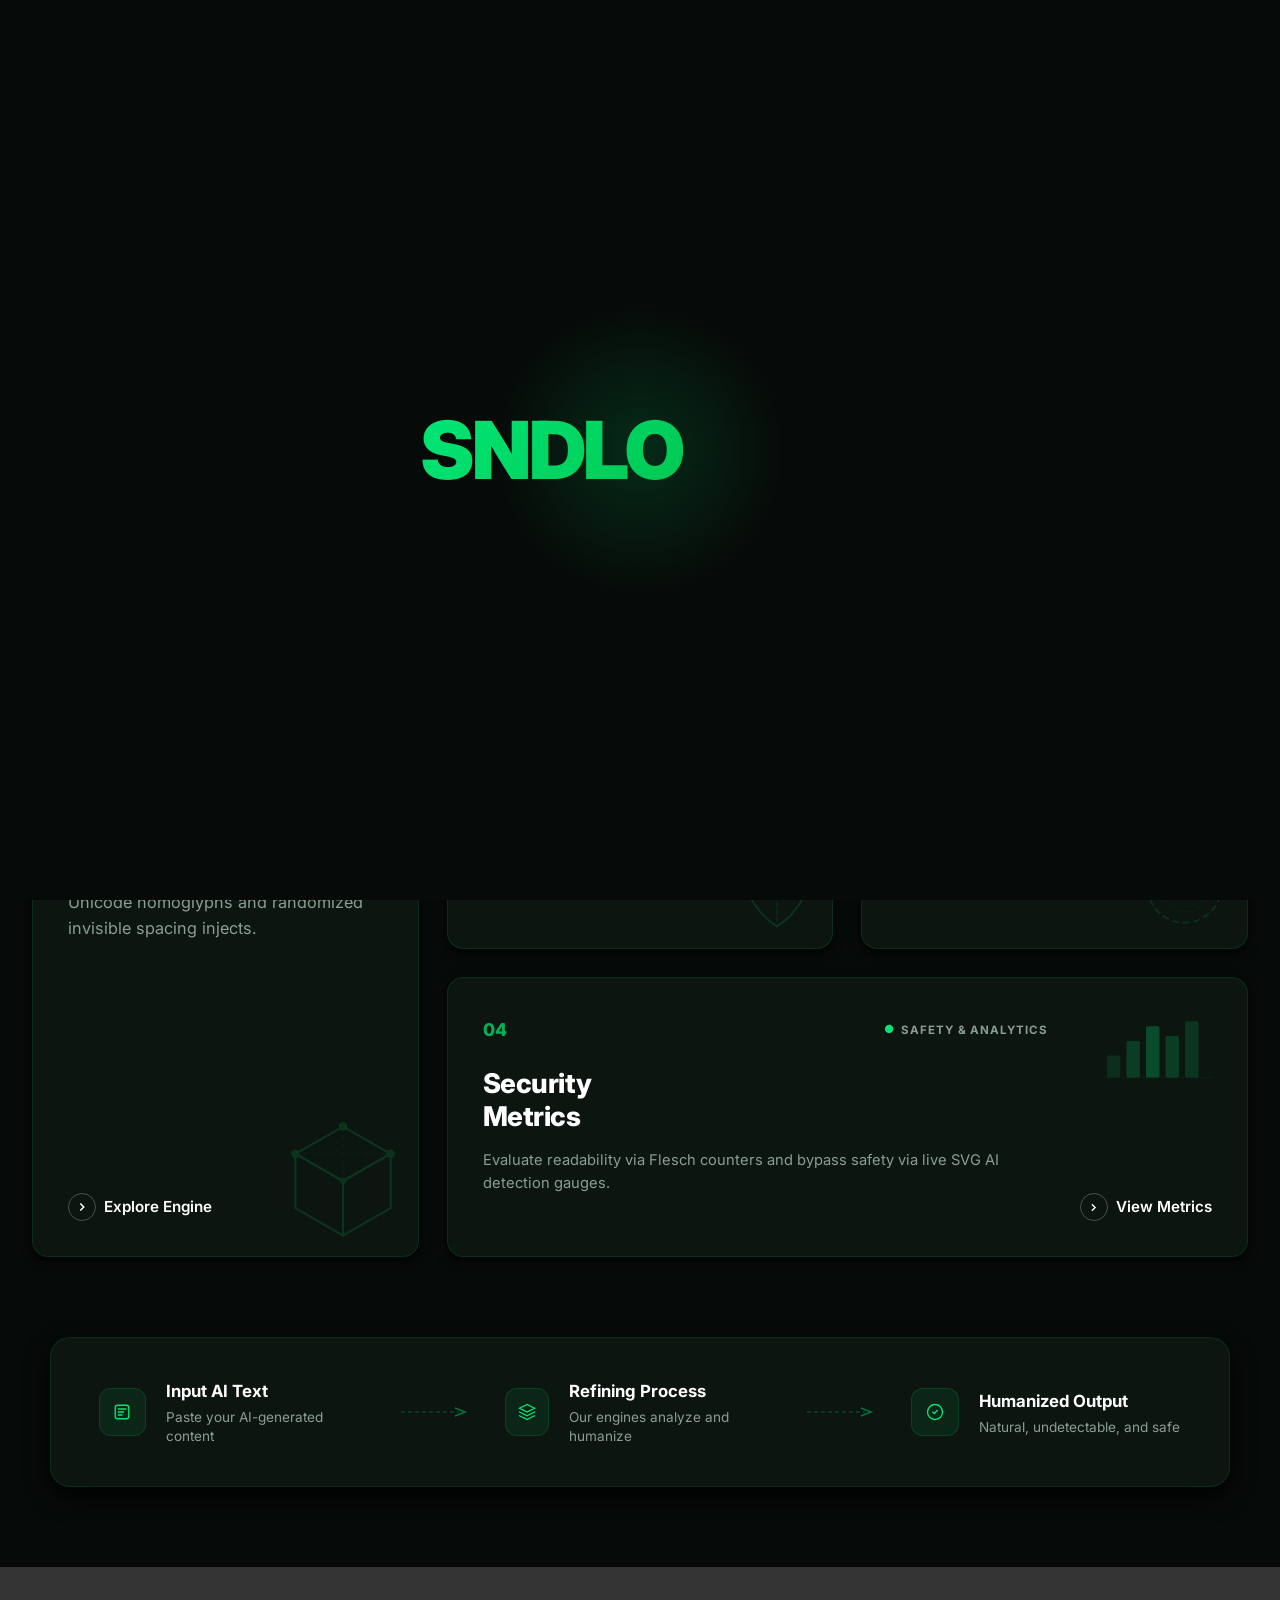
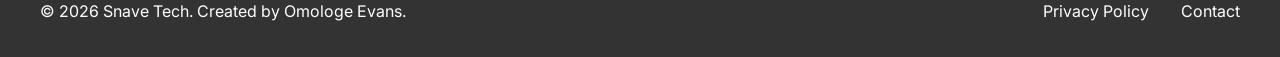
<file: index.html>
<!DOCTYPE html>
<html lang="en">
<head>
    <meta charset="UTF-8">
    <meta name="viewport" content="width=device-width, initial-scale=1.0">
    <title>Text Refiner - Humanize AI Content Without Losing Meaning</title>
    <meta name="description" content="Advanced AI text humanization powered by dual-engine processing and adaptive humanization. Remove AI signatures naturally.">
    <link rel="stylesheet" href="css/styles.css">
    <link href="https://fonts.googleapis.com/css2?family=Inter:wght@300;400;500;600;700;800&family=Outfit:wght@400;500;600;700;800&display=swap" rel="stylesheet">
</head>
<body>
    <!-- Fullscreen Background Motion Canvas -->
    <canvas class="motion-canvas"></canvas>

    <!-- Brand Splash Screen Overlay -->
    <div id="splash-screen" class="splash-screen">
        <div class="splash-content">
            <h1 id="splash-logo" class="splash-logo">
                <span class="brand-part">EVANS</span><span class="tech-part">Tech</span>
            </h1>
            <div class="splash-glow"></div>
        </div>
    </div>
    <script>
        const isReload = performance.navigation.type === 1 ||
                         (performance.getEntriesByType &&
                          performance.getEntriesByType('navigation')[0] &&
                          performance.getEntriesByType('navigation')[0].type === 'reload');
        if (sessionStorage.getItem('splash_shown') === 'true' && !isReload) {
            document.getElementById('splash-screen').style.display = 'none';
        }
    </script>

    <header>
        <nav>
            <div class="nav-container">
                <!-- Logo with star icon -->
                <div class="logo-wrap">
                    <svg class="logo-icon" width="22" height="22" viewBox="0 0 24 24" fill="none" stroke="currentColor" stroke-width="2" stroke-linecap="round">
                        <path d="M12 3v18M3 12h18M5.64 5.64l12.72 12.72M18.36 5.64L5.64 18.36"/>
                    </svg>
                    <h1 class="logo">Text Refiner</h1>
                </div>
                <ul class="nav-links">
                    <li><a href="#home" class="nav-active">Home</a></li>
                    <li><a href="#features">Features</a></li>
                    <li><a href="pages/faq.html">How It Works</a></li>
                    <li><a href="pages/privacy.html">Security</a></li>
                    <li><a href="pages/faq.html">Docs</a></li>
                </ul>
                <div class="nav-actions">
                    <button id="theme-toggle" class="theme-toggle" aria-label="Toggle theme">
                        <svg class="icon-moon" xmlns="http://www.w3.org/2000/svg" width="16" height="16" viewBox="0 0 24 24" fill="none" stroke="currentColor" stroke-width="2" stroke-linecap="round" stroke-linejoin="round"><path d="M21 12.79A9 9 0 1 1 11.21 3 7 7 0 0 0 21 12.79z"/></svg>
                        <svg class="icon-sun" xmlns="http://www.w3.org/2000/svg" width="16" height="16" viewBox="0 0 24 24" fill="none" stroke="currentColor" stroke-width="2" stroke-linecap="round" stroke-linejoin="round" style="display:none"><circle cx="12" cy="12" r="5"/><line x1="12" y1="1" x2="12" y2="3"/><line x1="12" y1="21" x2="12" y2="23"/><line x1="4.22" y1="4.22" x2="5.64" y2="5.64"/><line x1="18.36" y1="18.36" x2="19.78" y2="19.78"/><line x1="1" y1="12" x2="3" y2="12"/><line x1="21" y1="12" x2="23" y2="12"/><line x1="4.22" y1="19.78" x2="5.64" y2="18.36"/><line x1="18.36" y1="5.64" x2="19.78" y2="4.22"/></svg>
                    </button>
                    <a href="pages/tool.html" class="btn-get-started">
                        Get Started
                        <svg width="13" height="13" viewBox="0 0 24 24" fill="none" stroke="currentColor" stroke-width="2.5" stroke-linecap="round" stroke-linejoin="round"><polyline points="9 18 15 12 9 6"/></svg>
                    </a>
                </div>
            </div>
        </nav>
    </header>

    <main>
        <!-- Hero -->
        <section id="home" class="hero">
            <div class="hero-bg-glow"></div>
            <div class="hero-bg-grid"></div>
            <div class="hero-content">
                <div class="hero-badge">WHAT WE DO</div>
                <h1>
                    Humanize AI Content<br>
                    Without Losing <span class="accent-green">Meaning</span>
                </h1>
                <p>Advanced linguistic rewriting powered by dual-engine processing<br>and adaptive humanization.</p>
                <div class="hero-buttons animate-on-scroll delay-300">
                    <a href="pages/tool.html" class="cta-button primary">Get Started</a>
                    <a href="pages/faq.html" class="cta-button secondary">See How It Works</a>
                </div>
            </div>
        </section>

        <!-- Bento Feature Grid -->
        <section class="feature-bento" id="features">

            <!-- 01 — Large hero card -->
            <div class="bento-card bento-01">
                <div class="bento-top-row">
                    <span class="bento-num">01</span>
                    <div class="bento-tag"><span class="dot-accent">●</span> CORE ENGINE</div>
                </div>
                <h3 class="bento-title-lg">Dual-Engine<br>Humanizer</h3>
                <p class="bento-desc">Obfuscate AI signatures with visual Unicode homoglyphs and randomized invisible spacing injects.</p>
                <a href="pages/tool.html" class="bento-cta">
                    <span class="bento-cta-arrow">
                        <svg width="14" height="14" viewBox="0 0 24 24" fill="none" stroke="currentColor" stroke-width="2.5"><polyline points="9 18 15 12 9 6"/></svg>
                    </span>
                    Explore Engine
                </a>
                <!-- 3D cube decoration -->
                <div class="bento-deco bento-deco-cube" aria-hidden="true">
                    <svg viewBox="0 0 100 100" fill="none" xmlns="http://www.w3.org/2000/svg">
                        <path d="M50 18 L78 34 L50 50 L22 34 Z" stroke="currentColor" stroke-width="1.2" fill="rgba(0,230,118,0.06)"/>
                        <path d="M78 34 L78 66 L50 82 L50 50 Z" stroke="currentColor" stroke-width="1.2" fill="rgba(0,230,118,0.04)"/>
                        <path d="M22 34 L50 50 L50 82 L22 66 Z" stroke="currentColor" stroke-width="1.2" fill="rgba(0,230,118,0.02)"/>
                        <line x1="50" y1="18" x2="50" y2="50" stroke="currentColor" stroke-width="0.6" stroke-dasharray="3 2" opacity="0.4"/>
                        <line x1="22" y1="34" x2="78" y2="34" stroke="currentColor" stroke-width="0.6" stroke-dasharray="3 2" opacity="0.3"/>
                        <circle cx="50" cy="18" r="2.5" fill="currentColor"/>
                        <circle cx="78" cy="34" r="2.5" fill="currentColor"/>
                        <circle cx="22" cy="34" r="2.5" fill="currentColor"/>
                        <circle cx="50" cy="50" r="2" fill="currentColor" opacity="0.6"/>
                    </svg>
                </div>
            </div>

            <!-- 02 — Linguistic Rephraser -->
            <div class="bento-card bento-02">
                <div class="bento-top-row-sm">
                    <span class="bento-num-sm">02</span>
                    <span class="bento-layer">LINGUISTIC LAYER</span>
                </div>
                <h4 class="bento-title-md">Linguistic<br>Rephraser</h4>
                <p class="bento-desc-sm">Context-aware synonym replacements and transition phrasing to break repetitive AI style cadences.</p>
                <div class="bento-deco bento-deco-leaf" aria-hidden="true">
                    <svg viewBox="0 0 52 70" fill="none" stroke="currentColor" stroke-width="1.2" stroke-linecap="round">
                        <path d="M26 8 Q42 18 38 34 Q50 26 44 44 Q36 58 26 64 Q16 58 8 44 Q2 26 14 34 Q10 18 26 8 Z"/>
                        <path d="M26 8 L26 64" stroke-dasharray="3 2" opacity="0.5"/>
                    </svg>
                </div>
            </div>

            <!-- 03 — Forensic Auto-Typist -->
            <div class="bento-card bento-03">
                <div class="bento-top-row-sm">
                    <span class="bento-num-sm">03</span>
                    <span class="bento-layer">BEHAVIOR SIMULATION</span>
                </div>
                <h4 class="bento-title-md">Forensic<br>Auto-Typist</h4>
                <p class="bento-desc-sm">Simulate human-like typing with variable delays, mistake-making, and auto-backspaces over hours or weeks.</p>
                <div class="bento-deco bento-deco-circle" aria-hidden="true">
                    <svg viewBox="0 0 64 64" fill="none">
                        <circle cx="32" cy="32" r="28" stroke="currentColor" stroke-width="1.2" stroke-dasharray="5 3"/>
                        <circle cx="32" cy="32" r="20" stroke="currentColor" stroke-width="0.6" opacity="0.4"/>
                        <text x="32" y="39" text-anchor="middle" fill="currentColor" font-size="22" font-weight="700" font-family="Inter,sans-serif">T</text>
                    </svg>
                </div>
            </div>

            <!-- 04 — Security Metrics (wide) -->
            <div class="bento-card bento-04">
                <div class="bento-04-inner">
                    <div class="bento-04-left">
                        <div class="bento-top-row-sm">
                            <span class="bento-num-sm">04</span>
                            <span class="bento-layer"><span class="dot-accent">●</span> SAFETY &amp; ANALYTICS</span>
                        </div>
                        <h3 class="bento-title-lg" style="font-size:1.7rem">Security<br>Metrics</h3>
                        <p class="bento-desc-sm">Evaluate readability via Flesch counters and bypass safety via live SVG AI detection gauges.</p>
                    </div>
                    <div class="bento-04-right">
                        <div class="bento-deco-bars" aria-hidden="true">
                            <svg viewBox="0 0 90 54" fill="none">
                                <rect x="4"  y="34" width="11" height="18" rx="1.5" fill="currentColor" opacity="0.35"/>
                                <rect x="20" y="22" width="11" height="30" rx="1.5" fill="currentColor" opacity="0.55"/>
                                <rect x="36" y="10" width="11" height="42" rx="1.5" fill="currentColor" opacity="0.75"/>
                                <rect x="52" y="18" width="11" height="34" rx="1.5" fill="currentColor" opacity="0.55"/>
                                <rect x="68" y="6"  width="11" height="46" rx="1.5" fill="currentColor" opacity="0.45"/>
                                <line x1="0" y1="52" x2="90" y2="52" stroke="currentColor" stroke-width="0.5" opacity="0.3"/>
                            </svg>
                        </div>
                        <a href="pages/tool.html" class="bento-metrics-btn">
                            <span class="bento-cta-arrow">
                                <svg width="13" height="13" viewBox="0 0 24 24" fill="none" stroke="currentColor" stroke-width="2.5"><polyline points="9 18 15 12 9 6"/></svg>
                            </span>
                            View Metrics
                        </a>
                    </div>
                </div>
            </div>
        </section>

        <!-- Process Strip -->
        <section class="process-strip">
            <div class="process-step">
                <div class="process-icon">
                    <svg width="18" height="18" viewBox="0 0 24 24" fill="none" stroke="currentColor" stroke-width="1.8" stroke-linecap="round"><rect x="3" y="3" width="18" height="18" rx="3"/><path d="M7 8h10M7 12h7M7 16h5"/></svg>
                </div>
                <div class="process-text">
                    <h5>Input AI Text</h5>
                    <p>Paste your AI-generated content</p>
                </div>
            </div>
            <div class="process-arrow" aria-hidden="true">
                <svg width="72" height="14" viewBox="0 0 72 14"><line x1="0" y1="7" x2="58" y2="7" stroke="currentColor" stroke-width="1" stroke-dasharray="4 3" opacity="0.5"/><polyline points="54,3 64,7 54,11" fill="none" stroke="currentColor" stroke-width="1.5" opacity="0.7"/></svg>
            </div>
            <div class="process-step">
                <div class="process-icon">
                    <svg width="18" height="18" viewBox="0 0 24 24" fill="none" stroke="currentColor" stroke-width="1.8" stroke-linecap="round"><path d="M12 2L2 7l10 5 10-5-10-5z"/><path d="M2 17l10 5 10-5M2 12l10 5 10-5"/></svg>
                </div>
                <div class="process-text">
                    <h5>Refining Process</h5>
                    <p>Our engines analyze and humanize</p>
                </div>
            </div>
            <div class="process-arrow" aria-hidden="true">
                <svg width="72" height="14" viewBox="0 0 72 14"><line x1="0" y1="7" x2="58" y2="7" stroke="currentColor" stroke-width="1" stroke-dasharray="4 3" opacity="0.5"/><polyline points="54,3 64,7 54,11" fill="none" stroke="currentColor" stroke-width="1.5" opacity="0.7"/></svg>
            </div>
            <div class="process-step">
                <div class="process-icon">
                    <svg width="18" height="18" viewBox="0 0 24 24" fill="none" stroke="currentColor" stroke-width="1.8" stroke-linecap="round"><circle cx="12" cy="12" r="10"/><path d="M9 12l2 2 4-4"/></svg>
                </div>
                <div class="process-text">
                    <h5>Humanized Output</h5>
                    <p>Natural, undetectable, and safe</p>
                </div>
            </div>
        </section>
    </main>

    <footer>
        <div class="footer-content">
            <p>&copy; 2026 Snave Tech. Created by Omologe Evans.</p>
            <ul class="footer-links">
                <li><a href="pages/privacy.html">Privacy Policy</a></li>
                <li><a href="pages/contact.html">Contact</a></li>
            </ul>
        </div>
    </footer>

    <script src="js/script.js"></script>
</body>
</html>
</file>
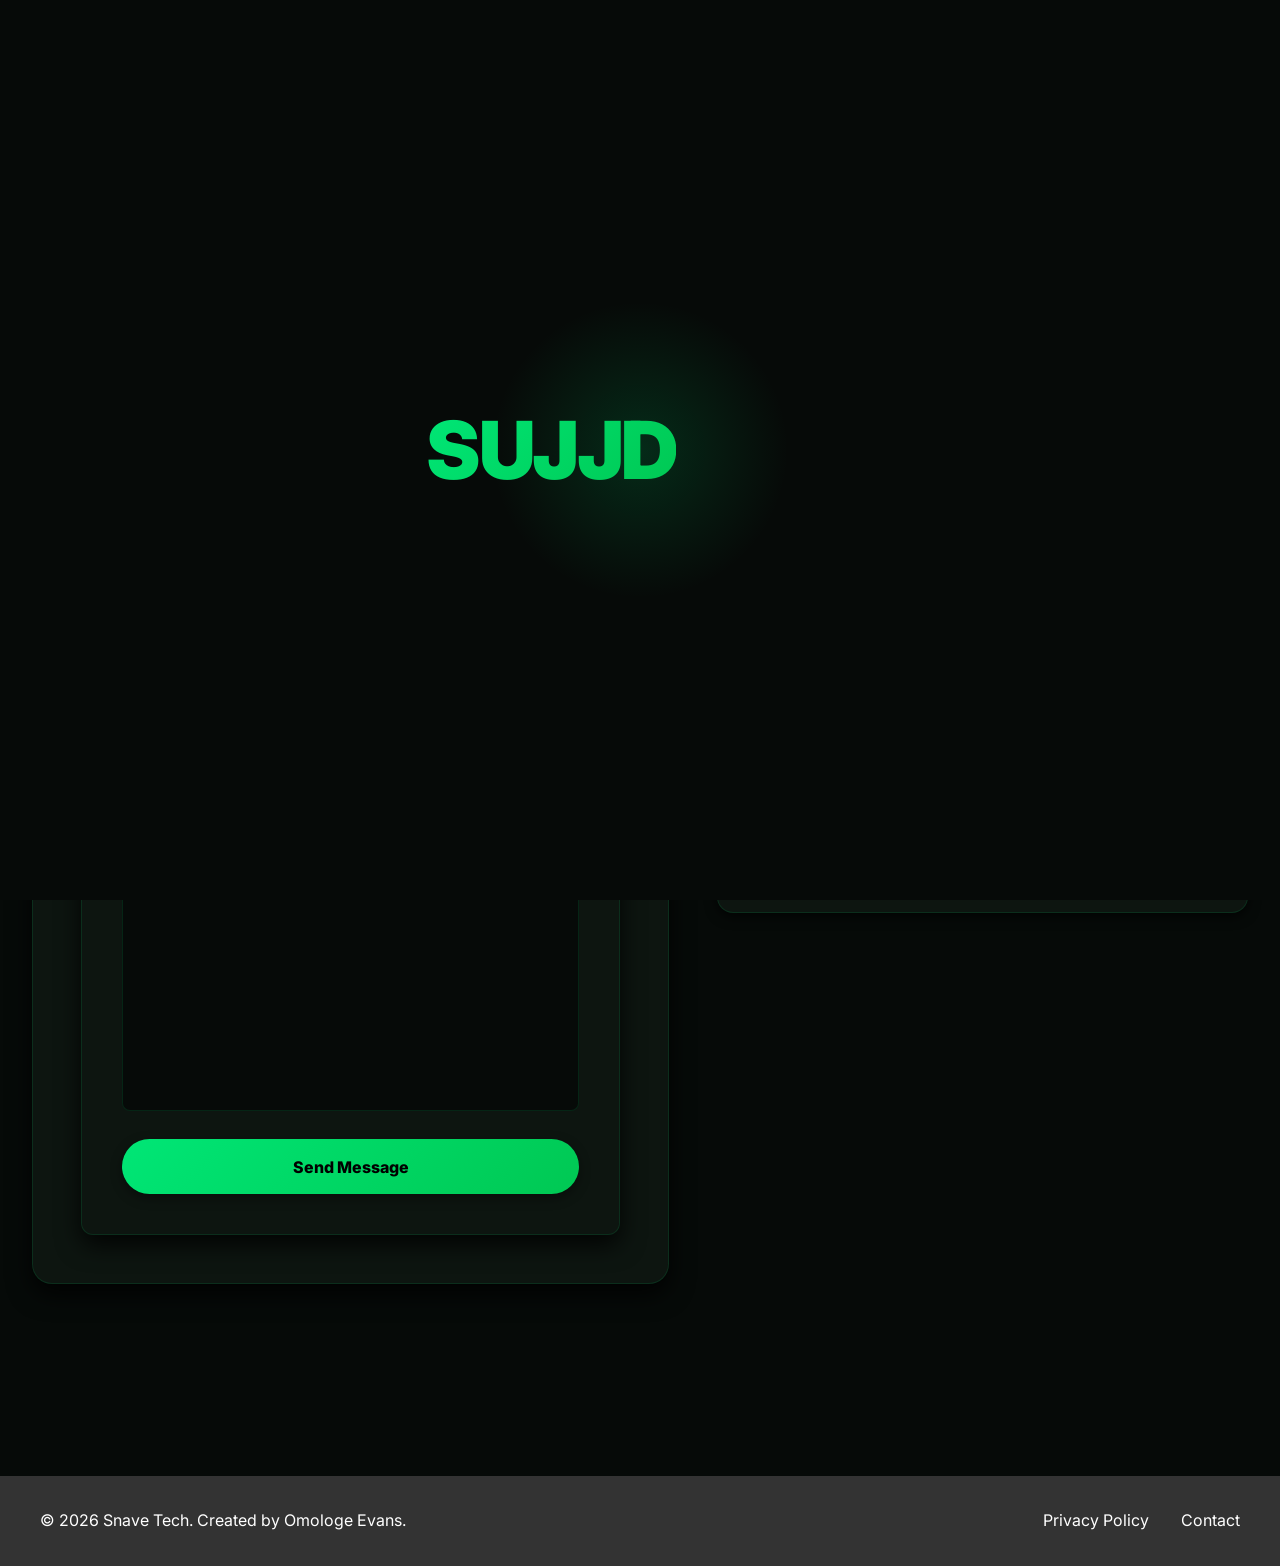
<file: pages/contact.html>
<!DOCTYPE html>
<html lang="en">
<head>
    <meta charset="UTF-8">
    <meta name="viewport" content="width=device-width, initial-scale=1.0">
    <title>Contact - Text Refiner</title>
    <link rel="stylesheet" href="../css/styles.css">
    <link href="https://fonts.googleapis.com/css2?family=Inter:wght@300;400;500;600;700&family=Outfit:wght@400;500;600;700;800&display=swap" rel="stylesheet">
</head>
<body>
    <!-- Fullscreen Background Motion Canvas -->
    <canvas class="motion-canvas"></canvas>

    <!-- Brand Splash Screen Overlay -->
    <div id="splash-screen" class="splash-screen">
        <div class="splash-content">
            <h1 id="splash-logo" class="splash-logo">
                <span class="brand-part">EVANS</span><span class="tech-part">Tech</span>
            </h1>
            <div class="splash-glow"></div>
        </div>
    </div>
    <script>
        const isReload = performance.navigation.type === 1 || 
                         (performance.getEntriesByType && 
                          performance.getEntriesByType('navigation')[0] && 
                          performance.getEntriesByType('navigation')[0].type === 'reload');
        if (sessionStorage.getItem('splash_shown') === 'true' && !isReload) {
            document.getElementById('splash-screen').style.display = 'none';
        }
    </script>

    <header>
        <nav>
            <div class="nav-container">
                <!-- Logo with star icon -->
                <a href="../index.html" class="logo-wrap">
                    <svg class="logo-icon" width="22" height="22" viewBox="0 0 24 24" fill="none" stroke="currentColor" stroke-width="2" stroke-linecap="round">
                        <path d="M12 3v18M3 12h18M5.64 5.64l12.72 12.72M18.36 5.64L5.64 18.36"/>
                    </svg>
                    <h1 class="logo">Text Refiner</h1>
                </a>
                <ul class="nav-links">
                    <li><a href="../index.html">Home</a></li>
                    <li><a href="tool.html">Tool</a></li>
                    <li><a href="faq.html">FAQ</a></li>
                    <li><a href="#contact" class="nav-active">Contact</a></li>
                    <li><a href="privacy.html">Privacy</a></li>
                </ul>
                <div class="nav-actions">
                    <button id="theme-toggle" class="theme-toggle" aria-label="Toggle theme">
                        <svg class="icon-moon" xmlns="http://www.w3.org/2000/svg" width="16" height="16" viewBox="0 0 24 24" fill="none" stroke="currentColor" stroke-width="2" stroke-linecap="round" stroke-linejoin="round"><path d="M21 12.79A9 9 0 1 1 11.21 3 7 7 0 0 0 21 12.79z"/></svg>
                        <svg class="icon-sun" xmlns="http://www.w3.org/2000/svg" width="16" height="16" viewBox="0 0 24 24" fill="none" stroke="currentColor" stroke-width="2" stroke-linecap="round" stroke-linejoin="round" style="display:none"><circle cx="12" cy="12" r="5"/><line x1="12" y1="1" x2="12" y2="3"/><line x1="12" y1="21" x2="12" y2="23"/><line x1="4.22" y1="4.22" x2="5.64" y2="5.64"/><line x1="18.36" y1="18.36" x2="19.78" y2="19.78"/><line x1="1" y1="12" x2="3" y2="12"/><line x1="21" y1="12" x2="23" y2="12"/><line x1="4.22" y1="19.78" x2="5.64" y2="18.36"/><line x1="18.36" y1="5.64" x2="19.78" y2="4.22"/></svg>
                    </button>
                    <a href="tool.html" class="btn-get-started">
                        Get Started
                        <svg width="13" height="13" viewBox="0 0 24 24" fill="none" stroke="currentColor" stroke-width="2.5" stroke-linecap="round" stroke-linejoin="round"><polyline points="9 18 15 12 9 6"/></svg>
                    </a>
                </div>
            </div>
        </nav>
    </header>

    <main>
        <section id="contact" class="contact-section">
            <div class="privacy-header-decoration animate-on-scroll delay-100" style="margin-bottom: 1.5rem;">
                <svg width="80" height="80" viewBox="0 0 64 64" fill="none">
                    <rect x="14" y="20" width="36" height="28" rx="4" stroke="currentColor" stroke-width="1.5" style="color: var(--brand-primary); opacity: 0.85;"></rect>
                    <path d="M14 24 L32 36 L50 24" stroke="currentColor" stroke-width="1.5" stroke-linecap="round" style="color: var(--brand-primary); opacity: 0.85;"></path>
                    <circle cx="32" cy="12" r="3" fill="var(--brand-primary)"></circle>
                    <line x1="32" y1="6" x2="32" y2="9" stroke="currentColor" stroke-width="1.5" stroke-linecap="round" style="color: var(--brand-primary);"></line>
                    <circle cx="16" cy="40" r="1.5" fill="currentColor" style="color: var(--brand-primary); opacity: 0.4;"></circle>
                    <circle cx="48" cy="40" r="1.5" fill="currentColor" style="color: var(--brand-primary); opacity: 0.4;"></circle>
                </svg>
            </div>
            <h2 class="animate-on-scroll">Contact Us</h2>
            <p class="animate-on-scroll delay-100">Have questions or feedback? Reach out to our specialized teams.</p>
            
            <div class="contact-grid">
                <!-- Left: Form Card wrapper -->
                <div class="contact-card-wrap animate-on-scroll delay-200">
                    <form id="contact-form" class="contact-form">
                        <div class="form-group">
                            <label for="name">
                                <svg width="12" height="12" viewBox="0 0 24 24" fill="none" stroke="currentColor" stroke-width="2.5" stroke-linecap="round" stroke-linejoin="round"><path d="M20 21v-2a4 4 0 0 0-4-4H8a4 4 0 0 0-4 4v2"/><circle cx="12" cy="7" r="4"/></svg>
                                Name
                            </label>
                            <input type="text" id="name" name="name" required placeholder="Enter your full name">
                        </div>
                        <div class="form-group">
                            <label for="email">
                                <svg width="12" height="12" viewBox="0 0 24 24" fill="none" stroke="currentColor" stroke-width="2.5" stroke-linecap="round" stroke-linejoin="round"><path d="M4 4h16c1.1 0 2 .9 2 2v12c0 1.1-.9 2-2 2H4c-1.1 0-2-.9-2-2V6c0-1.1.9-2 2-2z"/><polyline points="22,6 12,13 2,6"/></svg>
                                Email
                            </label>
                            <input type="email" id="email" name="email" required placeholder="Enter your email address">
                        </div>
                        <div class="form-group">
                            <label for="message">
                                <svg width="12" height="12" viewBox="0 0 24 24" fill="none" stroke="currentColor" stroke-width="2.5" stroke-linecap="round" stroke-linejoin="round"><path d="M21 15a2 2 0 0 1-2 2H7l-4 4V5a2 2 0 0 1 2-2h14a2 2 0 0 1 2 2z"/></svg>
                                Message
                            </label>
                            <textarea id="message" name="message" rows="5" required placeholder="Tell us how we can help you..."></textarea>
                        </div>
                        <button type="submit" class="submit-btn">Send Message</button>
                    </form>
                </div>

                <!-- Right: Information Cards -->
                <div class="contact-info-wrap animate-on-scroll delay-300">
                    <div class="info-card">
                        <div class="info-icon">
                            <svg width="20" height="20" viewBox="0 0 24 24" fill="none" stroke="currentColor" stroke-width="2.2" stroke-linecap="round" stroke-linejoin="round">
                                <polyline points="16 18 22 12 16 6"/><polyline points="8 6 2 12 8 18"/>
                            </svg>
                        </div>
                        <div class="info-text">
                            <h4>Technical Assistance</h4>
                            <p>Stuck with custom encoding integrations? Our developers are ready to assist you.</p>
                        </div>
                    </div>

                    <div class="info-card">
                        <div class="info-icon">
                            <svg width="20" height="20" viewBox="0 0 24 24" fill="none" stroke="currentColor" stroke-width="2.2" stroke-linecap="round" stroke-linejoin="round">
                                <path d="M12 22s8-4 8-10V5l-8-3-8 3v7c0 6 8 10 8 10z"/>
                            </svg>
                        </div>
                        <div class="info-text">
                            <h4>Secure Encryption</h4>
                            <p>Have concerns about text privacy? We guarantee completely secure local execution metrics.</p>
                        </div>
                    </div>

                    <div class="info-card">
                        <div class="info-icon">
                            <svg width="20" height="20" viewBox="0 0 24 24" fill="none" stroke="currentColor" stroke-width="2.2" stroke-linecap="round" stroke-linejoin="round">
                                <path d="M4 4h16c1.1 0 2 .9 2 2v12c0 1.1-.9 2-2 2H4c-1.1 0-2-.9-2-2V6c0-1.1.9-2 2-2z"/>
                            </svg>
                        </div>
                        <div class="info-text">
                            <h4>Feedback & Queries</h4>
                            <p>We are constantly seeking custom suggestions. Let us know how we can elevate your refining experience.</p>
                        </div>
                    </div>
                </div>
            </div>
        </section>
    </main>

    <footer>
        <div class="footer-content">
            <p>&copy; 2026 Snave Tech. Created by Omologe Evans.</p>
            <ul class="footer-links">
                <li><a href="privacy.html">Privacy Policy</a></li>
                <li><a href="contact.html">Contact</a></li>
            </ul>
        </div>
    </footer>

    <script src="../js/script.js"></script>
</body>
</html>
</file>
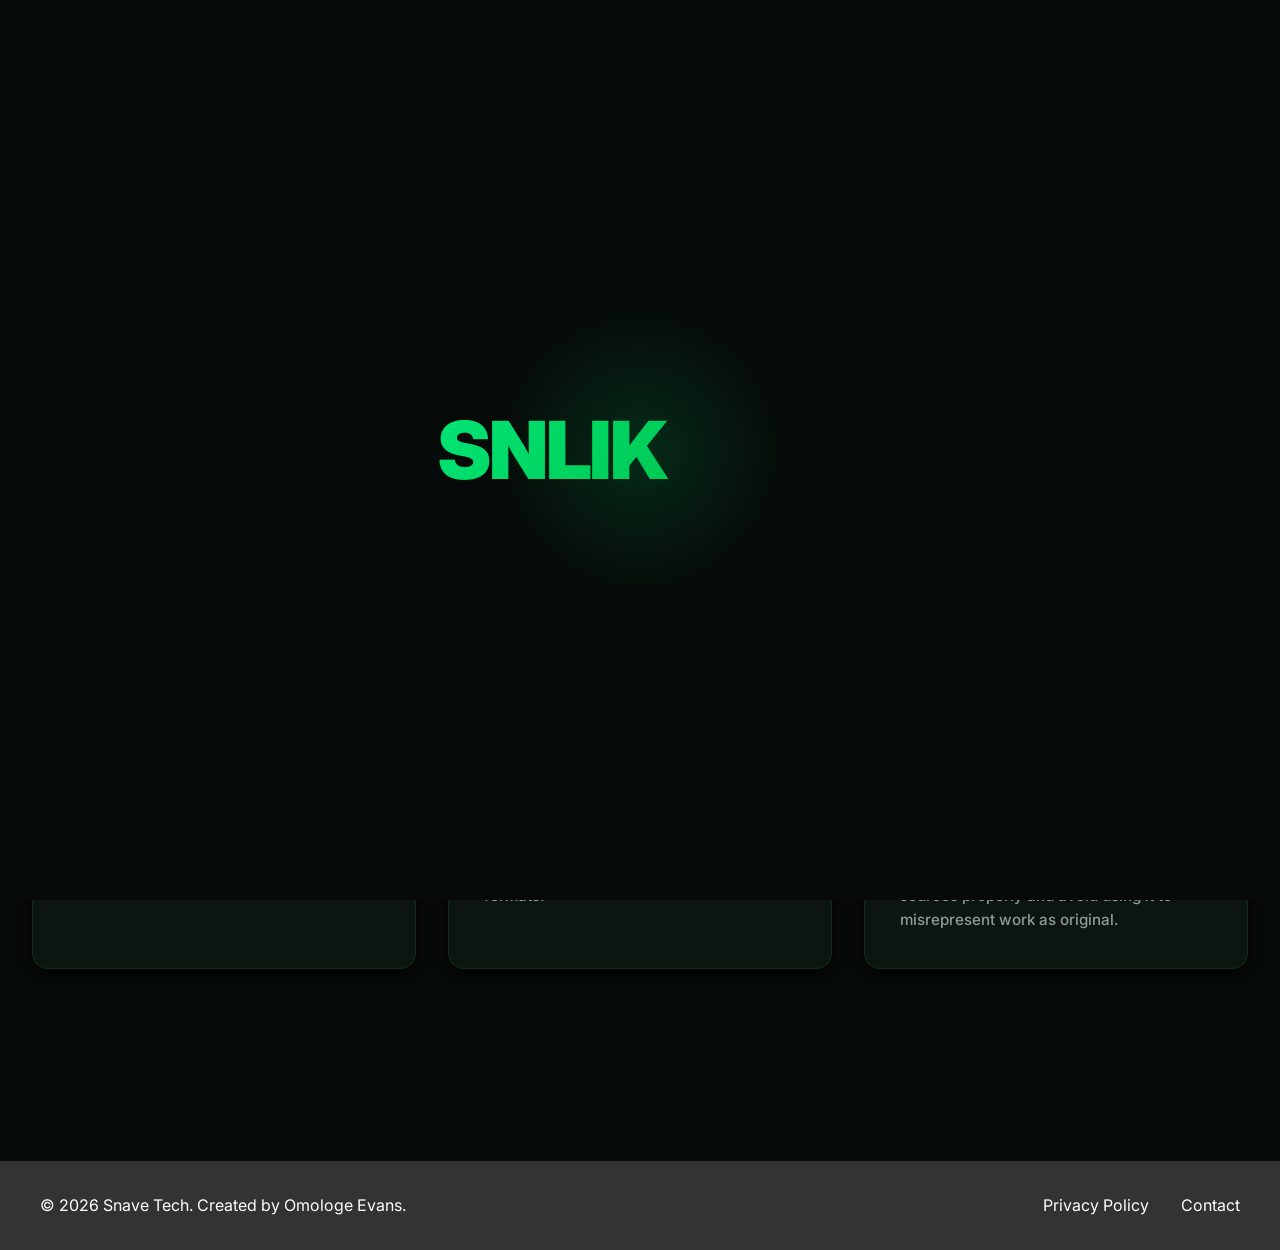
<file: pages/faq.html>
<!DOCTYPE html>
<html lang="en">
<head>
    <meta charset="UTF-8">
    <meta name="viewport" content="width=device-width, initial-scale=1.0">
    <title>FAQ - Text Refiner</title>
    <link rel="stylesheet" href="../css/styles.css">
    <link href="https://fonts.googleapis.com/css2?family=Inter:wght@300;400;500;600;700&family=Outfit:wght@400;500;600;700;800&display=swap" rel="stylesheet">
</head>
<body>
    <!-- Fullscreen Background Motion Canvas -->
    <canvas class="motion-canvas"></canvas>

    <!-- Brand Splash Screen Overlay -->
    <div id="splash-screen" class="splash-screen">
        <div class="splash-content">
            <h1 id="splash-logo" class="splash-logo">
                <span class="brand-part">EVANS</span><span class="tech-part">Tech</span>
            </h1>
            <div class="splash-glow"></div>
        </div>
    </div>
    <script>
        const isReload = performance.navigation.type === 1 || 
                         (performance.getEntriesByType && 
                          performance.getEntriesByType('navigation')[0] && 
                          performance.getEntriesByType('navigation')[0].type === 'reload');
        if (sessionStorage.getItem('splash_shown') === 'true' && !isReload) {
            document.getElementById('splash-screen').style.display = 'none';
        }
    </script>

    <header>
        <nav>
            <div class="nav-container">
                <!-- Logo with star icon -->
                <a href="../index.html" class="logo-wrap">
                    <svg class="logo-icon" width="22" height="22" viewBox="0 0 24 24" fill="none" stroke="currentColor" stroke-width="2" stroke-linecap="round">
                        <path d="M12 3v18M3 12h18M5.64 5.64l12.72 12.72M18.36 5.64L5.64 18.36"/>
                    </svg>
                    <h1 class="logo">Text Refiner</h1>
                </a>
                <ul class="nav-links">
                    <li><a href="../index.html">Home</a></li>
                    <li><a href="tool.html">Tool</a></li>
                    <li><a href="#faq" class="nav-active">FAQ</a></li>
                    <li><a href="contact.html">Contact</a></li>
                    <li><a href="privacy.html">Privacy</a></li>
                </ul>
                <div class="nav-actions">
                    <button id="theme-toggle" class="theme-toggle" aria-label="Toggle theme">
                        <svg class="icon-moon" xmlns="http://www.w3.org/2000/svg" width="16" height="16" viewBox="0 0 24 24" fill="none" stroke="currentColor" stroke-width="2" stroke-linecap="round" stroke-linejoin="round"><path d="M21 12.79A9 9 0 1 1 11.21 3 7 7 0 0 0 21 12.79z"/></svg>
                        <svg class="icon-sun" xmlns="http://www.w3.org/2000/svg" width="16" height="16" viewBox="0 0 24 24" fill="none" stroke="currentColor" stroke-width="2" stroke-linecap="round" stroke-linejoin="round" style="display:none"><circle cx="12" cy="12" r="5"/><line x1="12" y1="1" x2="12" y2="3"/><line x1="12" y1="21" x2="12" y2="23"/><line x1="4.22" y1="4.22" x2="5.64" y2="5.64"/><line x1="18.36" y1="18.36" x2="19.78" y2="19.78"/><line x1="1" y1="12" x2="3" y2="12"/><line x1="21" y1="12" x2="23" y2="12"/><line x1="4.22" y1="19.78" x2="5.64" y2="18.36"/><line x1="18.36" y1="5.64" x2="19.78" y2="4.22"/></svg>
                    </button>
                    <a href="tool.html" class="btn-get-started">
                        Get Started
                        <svg width="13" height="13" viewBox="0 0 24 24" fill="none" stroke="currentColor" stroke-width="2.5" stroke-linecap="round" stroke-linejoin="round"><polyline points="9 18 15 12 9 6"/></svg>
                    </a>
                </div>
            </div>
        </nav>
    </header>

    <main>
        <section id="faq" class="faq-section">
            <div class="privacy-header-decoration animate-on-scroll delay-100" style="margin-bottom: 1.5rem;">
                <svg width="80" height="80" viewBox="0 0 64 64" fill="none">
                    <circle cx="32" cy="32" r="28" stroke="currentColor" stroke-width="1.5" stroke-dasharray="6 4" style="color: var(--brand-primary); opacity: 0.85;"></circle>
                    <circle cx="32" cy="32" r="20" stroke="currentColor" stroke-width="0.8" style="color: var(--brand-primary); opacity: 0.4;"></circle>
                    <path d="M32 18V26M32 38V46M18 32H26M38 32H46" stroke="currentColor" stroke-width="1.5" stroke-linecap="round" style="color: var(--brand-primary); opacity: 0.7;"></path>
                    <path d="M26 26 L38 38 M38 26 L26 38" stroke="currentColor" stroke-width="1.2" stroke-linecap="round" style="color: var(--brand-primary); opacity: 0.5;"></path>
                    <circle cx="32" cy="32" r="4" fill="var(--brand-primary)"></circle>
                </svg>
            </div>
            <h2 class="animate-on-scroll">Frequently Asked Questions</h2>
            <p class="animate-on-scroll delay-100">Got questions about Text Refiner? We have answers. Explore the inner details of our humanizing engines.</p>
            
            <div class="faq-container">
                <!-- FAQ 01 -->
                <div class="faq-item animate-on-scroll delay-100">
                    <div class="faq-item-header">
                        <div class="faq-item-icon">
                            <svg width="18" height="18" viewBox="0 0 24 24" fill="none" stroke="currentColor" stroke-width="2.2" stroke-linecap="round">
                                <path d="M12 3v18M3 12h18M5.64 5.64l12.72 12.72M18.36 5.64L5.64 18.36"/>
                            </svg>
                        </div>
                        <h3>What is Text Refiner?</h3>
                    </div>
                    <p>Text Refiner is a tool that helps make AI-generated or copied content appear more natural and unique by subtly altering its structure using invisible encoding.</p>
                </div>

                <!-- FAQ 02 -->
                <div class="faq-item animate-on-scroll delay-200">
                    <div class="faq-item-header">
                        <div class="faq-item-icon">
                            <svg width="18" height="18" viewBox="0 0 24 24" fill="none" stroke="currentColor" stroke-width="2.2" stroke-linecap="round" stroke-linejoin="round">
                                <path d="M12 2L2 7l10 5 10-5-10-5z"/><path d="M2 17l10 5 10-5M2 12l10 5 10-5"/>
                            </svg>
                        </div>
                        <h3>How does the Humanizer work?</h3>
                    </div>
                    <p>The Humanizer refines AI-generated content to make it appear more natural and unique.</p>
                </div>

                <!-- FAQ 03 -->
                <div class="faq-item animate-on-scroll delay-300">
                    <div class="faq-item-header">
                        <div class="faq-item-icon">
                            <svg width="18" height="18" viewBox="0 0 24 24" fill="none" stroke="currentColor" stroke-width="2.2" stroke-linecap="round" stroke-linejoin="round">
                                <path d="M11 4H4a2 2 0 0 0-2 2v14a2 2 0 0 0 2 2h14a2 2 0 0 0 2-2v-7"/>
                                <path d="M18.5 2.5a2.121 2.121 0 1 1 3 3L12 15l-4 1 1-4 9.5-9.5z"/>
                            </svg>
                        </div>
                        <h3>What about the Plagiarism Remover?</h3>
                    </div>
                    <p>The Plagiarism Remover performs a soft rewrite by changing phrasing, using synonyms, and restructuring sentences to improve originality and readability.</p>
                </div>

                <!-- FAQ 04 -->
                <div class="faq-item animate-on-scroll delay-100">
                    <div class="faq-item-header">
                        <div class="faq-item-icon">
                            <svg width="18" height="18" viewBox="0 0 24 24" fill="none" stroke="currentColor" stroke-width="2.2" stroke-linecap="round" stroke-linejoin="round">
                                <path d="M12 22s8-4 8-10V5l-8-3-8 3v7c0 6 8 10 8 10z"/>
                            </svg>
                        </div>
                        <h3>Is my text data stored?</h3>
                    </div>
                    <p>No, all processing happens locally in your browser. Your text is not sent to any server or stored anywhere.</p>
                </div>

                <!-- FAQ 05 -->
                <div class="faq-item animate-on-scroll delay-200">
                    <div class="faq-item-header">
                        <div class="faq-item-icon">
                            <svg width="18" height="18" viewBox="0 0 24 24" fill="none" stroke="currentColor" stroke-width="2.2" stroke-linecap="round" stroke-linejoin="round">
                                <path d="M14 2H6a2 2 0 0 0-2 2v16a2 2 0 0 0 2 2h12a2 2 0 0 0 2-2V8z"/>
                                <polyline points="14 2 14 8 20 8"/>
                                <line x1="16" y1="13" x2="8" y2="13"/>
                                <line x1="16" y1="17" x2="8" y2="17"/>
                            </svg>
                        </div>
                        <h3>What file formats are supported?</h3>
                    </div>
                    <p>You can upload .txt and .docx files, and download processed results in the same formats.</p>
                </div>

                <!-- FAQ 06 -->
                <div class="faq-item animate-on-scroll delay-300">
                    <div class="faq-item-header">
                        <div class="faq-item-icon">
                            <svg width="18" height="18" viewBox="0 0 24 24" fill="none" stroke="currentColor" stroke-width="2.2" stroke-linecap="round" stroke-linejoin="round">
                                <path d="M22 10v6M2 10l10-5 10 5-10 5z"/>
                                <path d="M6 12v5c0 2 2.67 3 6 3s6-1 6-3v-5"/>
                            </svg>
                        </div>
                        <h3>Can I use this for academic purposes?</h3>
                    </div>
                    <p>While the tool can help refine text, we encourage ethical use. Always cite sources properly and avoid using it to misrepresent work as original.</p>
                </div>
            </div>
        </section>
    </main>

    <footer>
        <div class="footer-content">
            <p>&copy; 2026 Snave Tech. Created by Omologe Evans.</p>
            <ul class="footer-links">
                <li><a href="privacy.html">Privacy Policy</a></li>
                <li><a href="contact.html">Contact</a></li>
            </ul>
        </div>
    </footer>

    <script src="../js/script.js"></script>
</body>
</html>
</file>
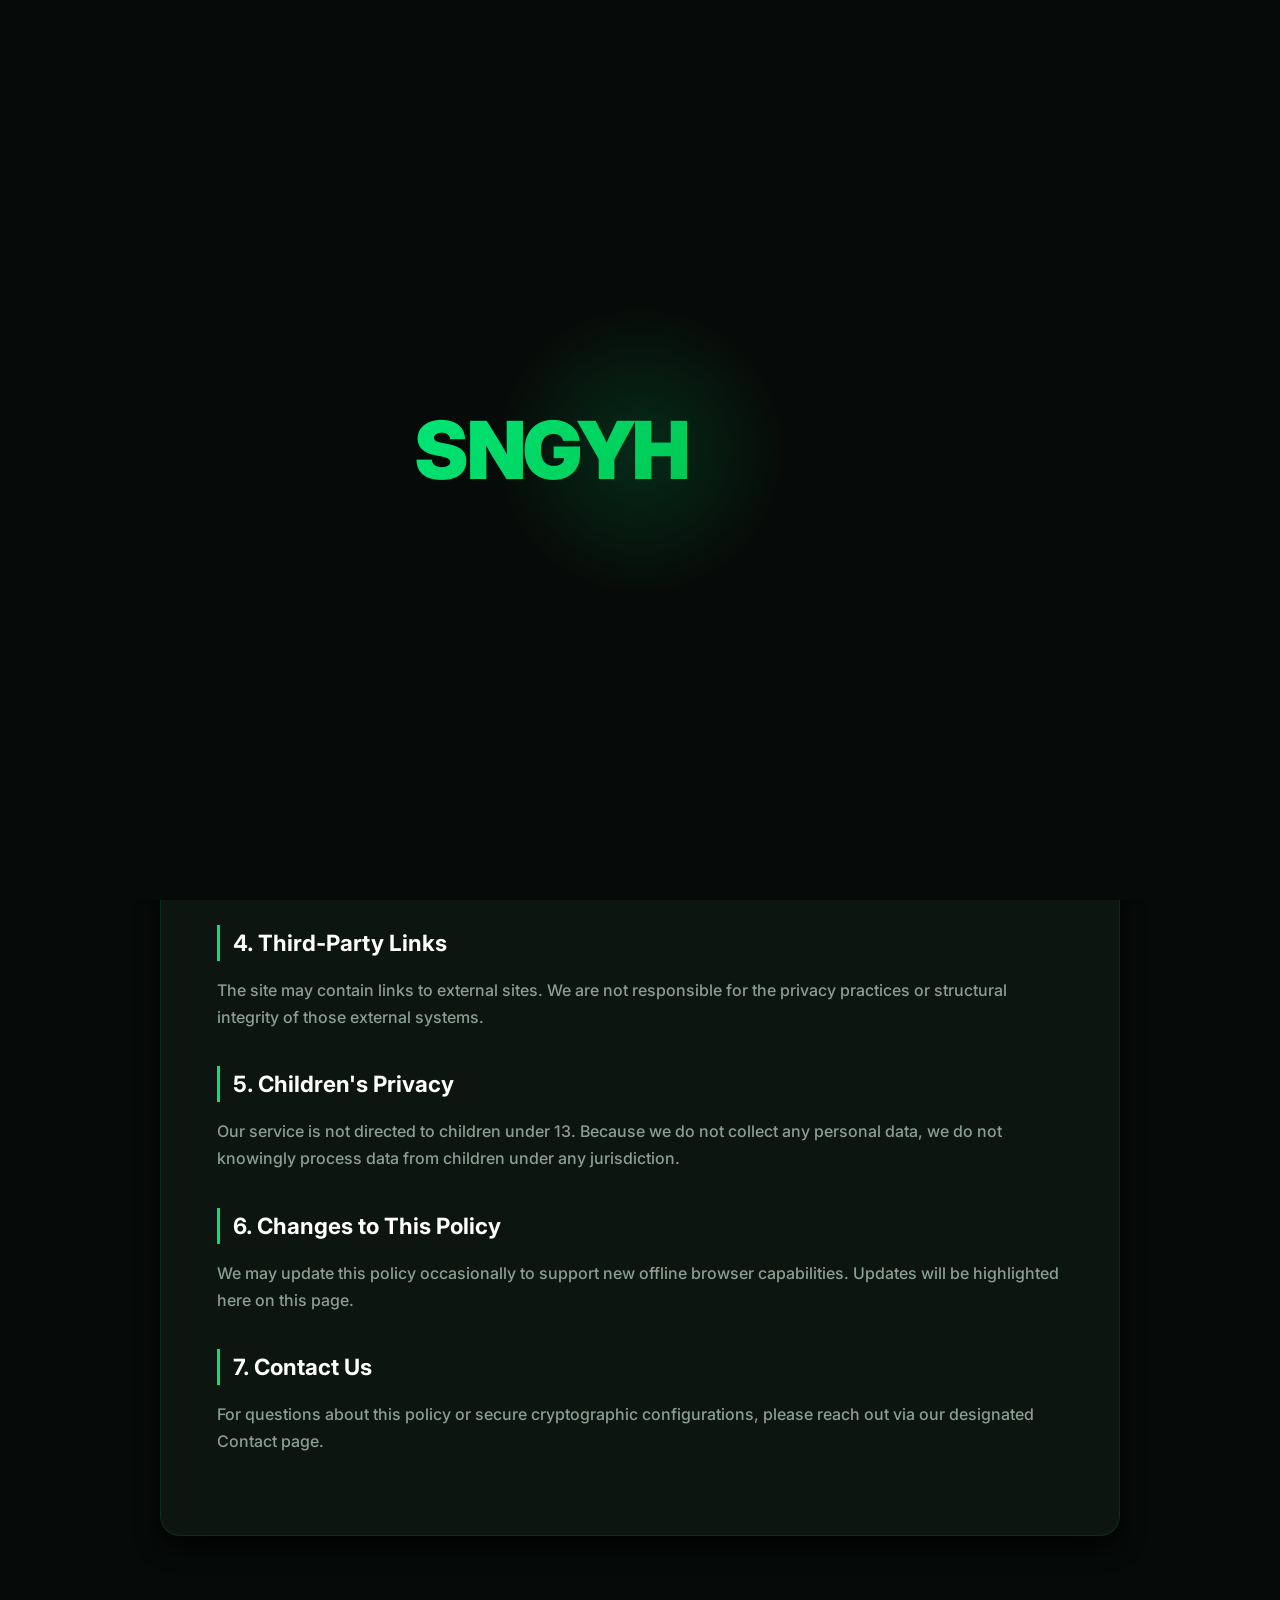
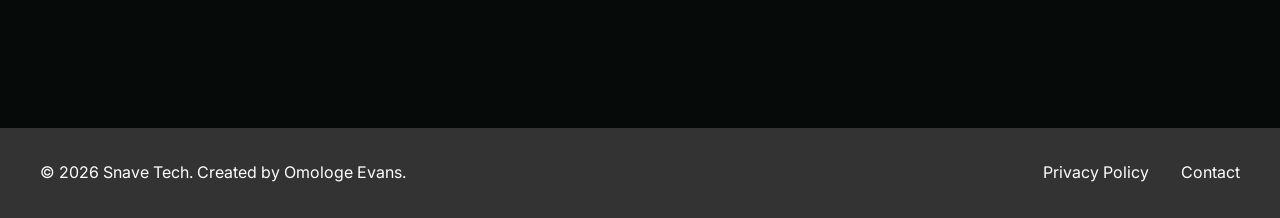
<file: pages/privacy.html>
<!DOCTYPE html>
<html lang="en">
<head>
    <meta charset="UTF-8">
    <meta name="viewport" content="width=device-width, initial-scale=1.0">
    <title>Privacy Policy - Text Refiner</title>
    <link rel="stylesheet" href="../css/styles.css">
    <link href="https://fonts.googleapis.com/css2?family=Inter:wght@300;400;500;600;700&family=Outfit:wght@400;500;600;700;800&display=swap" rel="stylesheet">
</head>
<body>
    <!-- Fullscreen Background Motion Canvas -->
    <canvas class="motion-canvas"></canvas>

    <!-- Brand Splash Screen Overlay -->
    <div id="splash-screen" class="splash-screen">
        <div class="splash-content">
            <h1 id="splash-logo" class="splash-logo">
                <span class="brand-part">EVANS</span><span class="tech-part">Tech</span>
            </h1>
            <div class="splash-glow"></div>
        </div>
    </div>
    <script>
        const isReload = performance.navigation.type === 1 || 
                         (performance.getEntriesByType && 
                          performance.getEntriesByType('navigation')[0] && 
                          performance.getEntriesByType('navigation')[0].type === 'reload');
        if (sessionStorage.getItem('splash_shown') === 'true' && !isReload) {
            document.getElementById('splash-screen').style.display = 'none';
        }
    </script>

    <header>
        <nav>
            <div class="nav-container">
                <!-- Logo with star icon -->
                <a href="../index.html" class="logo-wrap">
                    <svg class="logo-icon" width="22" height="22" viewBox="0 0 24 24" fill="none" stroke="currentColor" stroke-width="2" stroke-linecap="round">
                        <path d="M12 3v18M3 12h18M5.64 5.64l12.72 12.72M18.36 5.64L5.64 18.36"/>
                    </svg>
                    <h1 class="logo">Text Refiner</h1>
                </a>
                <ul class="nav-links">
                    <li><a href="../index.html">Home</a></li>
                    <li><a href="tool.html">Tool</a></li>
                    <li><a href="faq.html">FAQ</a></li>
                    <li><a href="contact.html">Contact</a></li>
                    <li><a href="#privacy" class="nav-active">Privacy</a></li>
                </ul>
                <div class="nav-actions">
                    <button id="theme-toggle" class="theme-toggle" aria-label="Toggle theme">
                        <svg class="icon-moon" xmlns="http://www.w3.org/2000/svg" width="16" height="16" viewBox="0 0 24 24" fill="none" stroke="currentColor" stroke-width="2" stroke-linecap="round" stroke-linejoin="round"><path d="M21 12.79A9 9 0 1 1 11.21 3 7 7 0 0 0 21 12.79z"/></svg>
                        <svg class="icon-sun" xmlns="http://www.w3.org/2000/svg" width="16" height="16" viewBox="0 0 24 24" fill="none" stroke="currentColor" stroke-width="2" stroke-linecap="round" stroke-linejoin="round" style="display:none"><circle cx="12" cy="12" r="5"/><line x1="12" y1="1" x2="12" y2="3"/><line x1="12" y1="21" x2="12" y2="23"/><line x1="4.22" y1="4.22" x2="5.64" y2="5.64"/><line x1="18.36" y1="18.36" x2="19.78" y2="19.78"/><line x1="1" y1="12" x2="3" y2="12"/><line x1="21" y1="12" x2="23" y2="12"/><line x1="4.22" y1="19.78" x2="5.64" y2="18.36"/><line x1="18.36" y1="5.64" x2="19.78" y2="4.22"/></svg>
                    </button>
                    <a href="tool.html" class="btn-get-started">
                        Get Started
                        <svg width="13" height="13" viewBox="0 0 24 24" fill="none" stroke="currentColor" stroke-width="2.5" stroke-linecap="round" stroke-linejoin="round"><polyline points="9 18 15 12 9 6"/></svg>
                    </a>
                </div>
            </div>
        </nav>
    </header>

    <main>
        <section id="privacy" class="privacy-section">
            <div class="privacy-header-decoration animate-on-scroll delay-100">
                <svg width="80" height="80" viewBox="0 0 64 64" fill="none">
                    <path d="M32 4 C20 8 16 16 16 28 C16 42 26 52 32 56 C38 52 48 42 48 28 C48 16 44 8 32 4 Z" stroke="currentColor" stroke-width="1.5" style="color: var(--brand-primary); fill: rgba(0, 230, 118, 0.04);"></path>
                    <rect x="25" y="26" width="14" height="11" rx="2" stroke="currentColor" stroke-width="1.5" style="color: var(--brand-primary);"></rect>
                    <path d="M28 26 V22 A4 4 0 0 1 36 22 V26" stroke="currentColor" stroke-width="1.5" stroke-linecap="round" style="color: var(--brand-primary);"></path>
                    <circle cx="32" cy="31.5" r="1.5" fill="currentColor" style="color: var(--brand-primary);"></circle>
                    <line x1="32" y1="33" x2="32" y2="35" stroke="currentColor" stroke-width="1.5" stroke-linecap="round" style="color: var(--brand-primary);"></line>
                </svg>
            </div>
            <h2 class="animate-on-scroll">Privacy Policy</h2>
            <p class="animate-on-scroll delay-100">Last updated: May 2026</p>
            
            <div class="privacy-content animate-on-scroll delay-200">
                <h3>1. Information We Collect</h3>
                <p>Text Refiner processes text data locally in your browser. We do not collect, store, or transmit any personal information or user content to external servers. Your intellectual assets remain entirely yours.</p>
 
                <h3>2. How We Use Your Information</h3>
                <p>All text processing, including humanization, synonym matching, and character-level encoding, occurs entirely on your device. No data is sent over the internet, ensuring complete privacy from data miners.</p>
 
                <h3>3. Cookies and Tracking</h3>
                <p>This website uses minimal local storage to retain your light/dark theme preference and auto-save the Forensic Auto-Typist timeline state. We do not use third-party tracking, profiling, or analytics tools.</p>
 
                <h3>4. Third-Party Links</h3>
                <p>The site may contain links to external sites. We are not responsible for the privacy practices or structural integrity of those external systems.</p>
 
                <h3>5. Children's Privacy</h3>
                <p>Our service is not directed to children under 13. Because we do not collect any personal data, we do not knowingly process data from children under any jurisdiction.</p>
 
                <h3>6. Changes to This Policy</h3>
                <p>We may update this policy occasionally to support new offline browser capabilities. Updates will be highlighted here on this page.</p>
 
                <h3>7. Contact Us</h3>
                <p>For questions about this policy or secure cryptographic configurations, please reach out via our designated Contact page.</p>
            </div>
        </section>
    </main>

    <footer>
        <div class="footer-content">
            <p>&copy; 2026 Snave Tech. Created by Omologe Evans.</p>
            <ul class="footer-links">
                <li><a href="privacy.html">Privacy Policy</a></li>
                <li><a href="contact.html">Contact</a></li>
            </ul>
        </div>
    </footer>

    <script src="../js/script.js"></script>
</body>
</html>
</file>
<file: css/styles.css>
:root {
    /* Brand Accent Colors - Neon Green System (matches reference) */
    --brand-primary: #00e676;
    --brand-primary-hover: #33eb91;
    --brand-secondary: #00c853;

    /* Functional Semantic Colors */
    --color-success: #00e676;
    --color-warning: #f59e0b;
    --color-danger: #e91429;

    /* Deep Dark Theme (Main State) */
    --bg-page: #060a08;
    --bg-surface: #0d1510;
    --bg-surface-glass: rgba(13,21,16,0.8);
    --border-color: rgba(0,230,118,0.12);
    --text-primary: #ffffff;
    --text-secondary: #8a9e93;
    --shadow-sm: 0 2px 4px rgba(0, 0, 0, 0.6);
    --shadow-md: 0 4px 12px rgba(0, 0, 0, 0.7);
    --shadow-lg: 0 10px 25px rgba(0, 0, 0, 0.85);
    --shadow-xl: 0 20px 40px rgba(0, 0, 0, 0.95);

    /* Dark mode override */
    --bg-page-dark: #020504;
    --bg-surface-dark: #080e0b;
    --bg-surface-glass-dark: rgba(8,14,11,0.9);
    --border-color-dark: rgba(0,230,118,0.15);
    --text-primary-dark: #ffffff;
    --text-secondary-dark: #7a9488;

    /* Layout Design Metrics */
    --font-sans: 'Inter', -apple-system, BlinkMacSystemFont, sans-serif;
    --font-heading: 'Inter', -apple-system, BlinkMacSystemFont, sans-serif;
    --radius-sm: 4px;
    --radius-md: 8px;
    --radius-lg: 12px;
    --radius-xl: 500px;

    /* Transitions */
    --transition-smooth: all 0.3s cubic-bezier(0.3, 0, 0, 1);
    --transition-snap: all 0.15s cubic-bezier(0.3, 0, 0, 1);
}

/* Reset and Base Styles */
* {
    margin: 0;
    padding: 0;
    box-sizing: border-box;
}

body {
    font-family: var(--font-sans);
    line-height: 1.6;
    color: var(--text-primary);
    background-color: var(--bg-page);
    transition: var(--transition-smooth);
    overflow-x: hidden;
}

body.dark-mode {
    background-color: var(--bg-page-dark);
    color: var(--text-primary-dark);
    
    /* Override standard vars inside body.dark-mode for clean inheritance */
    --bg-page: var(--bg-page-dark);
    --bg-surface: var(--bg-surface-dark);
    --bg-surface-glass: var(--bg-surface-glass-dark);
    --border-color: var(--border-color-dark);
    --text-primary: var(--text-primary-dark);
    --text-secondary: var(--text-secondary-dark);
}

/* Heading Styling */
h1, h2, h3, h4, h5, h6 {
    font-family: var(--font-heading);
    color: var(--text-primary);
    font-weight: 700;
}

/* Navigation Header */
header {
    background-color: rgba(6, 10, 8, 0.88);
    backdrop-filter: blur(20px);
    -webkit-backdrop-filter: blur(20px);
    border-bottom: 1px solid rgba(0,230,118,0.1);
    position: sticky;
    top: 0;
    z-index: 1000;
    transition: var(--transition-smooth);
}

body.dark-mode header {
    background-color: rgba(2, 5, 3, 0.92);
    border-bottom-color: rgba(0,230,118,0.12);
}

.nav-container {
    max-width: 1280px;
    margin: 0 auto;
    display: flex;
    justify-content: space-between;
    align-items: center;
    padding: 1.2rem 2rem;
}

/* Logo wrap — icon + text side by side */
.logo-wrap {
    display: flex;
    align-items: center;
    gap: 0.55rem;
    text-decoration: none;
    flex-shrink: 0;
}

.logo-icon {
    color: var(--brand-primary);
    width: 22px;
    height: 22px;
    flex-shrink: 0;
}

.logo {
    font-size: 1.15rem;
    font-weight: 700;
    font-family: var(--font-heading);
    letter-spacing: -0.01em;
    color: #ffffff;
    -webkit-text-fill-color: #ffffff;
    background: none;
}

.logo a {
    text-decoration: none;
    color: #ffffff;
    -webkit-text-fill-color: #ffffff;
    background: none;
}

.nav-links {
    display: flex;
    list-style: none;
    gap: 2rem;
    align-items: center;
}

.nav-links a {
    text-decoration: none;
    color: var(--text-secondary);
    font-weight: 500;
    font-size: 0.92rem;
    transition: var(--transition-snap);
    position: relative;
    padding: 0.3rem 0;
}

.nav-links a:hover,
.nav-links a.nav-active {
    color: var(--brand-primary);
}

.nav-links a.nav-active::after {
    content: '';
    position: absolute;
    bottom: -2px;
    left: 0;
    width: 100%;
    height: 2px;
    background: var(--brand-primary);
    border-radius: 2px;
}

.nav-links a:not(.nav-active)::after {
    content: '';
    position: absolute;
    bottom: 0;
    left: 0;
    width: 100%;
    height: 2px;
    background: var(--brand-primary);
    transform: scaleX(0);
    transform-origin: right;
    transition: transform 0.25s ease;
}

.nav-links a:not(.nav-active):hover::after {
    transform: scaleX(1);
    transform-origin: left;
}

/* Nav actions group: theme toggle + CTA */
.nav-actions {
    display: flex;
    align-items: center;
    gap: 0.75rem;
}

.theme-toggle {
    background: rgba(0,230,118,0.05);
    border: 1px solid rgba(0,230,118,0.15);
    color: #ffffff;
    cursor: pointer;
    width: 36px;
    height: 36px;
    border-radius: 50%;
    display: flex;
    align-items: center;
    justify-content: center;
    transition: var(--transition-smooth);
    flex-shrink: 0;
}

.theme-toggle:hover {
    transform: rotate(15deg) scale(1.1);
    background: rgba(0,230,118,0.1);
    border-color: rgba(0,230,118,0.3);
}

body.dark-mode .theme-toggle {
    background: rgba(0,230,118,0.05);
}

/* Get Started CTA button */
.btn-get-started {
    display: inline-flex;
    align-items: center;
    gap: 0.35rem;
    padding: 0.5rem 1.1rem;
    border: 1px solid rgba(255,255,255,0.25);
    border-radius: 500px;
    color: #ffffff;
    text-decoration: none;
    font-size: 0.88rem;
    font-weight: 600;
    font-family: var(--font-heading);
    transition: all 0.2s ease;
    white-space: nowrap;
}

.btn-get-started:hover {
    border-color: rgba(255,255,255,0.7);
    background: rgba(255,255,255,0.06);
}

/* Background Backdrop System */
body {
    background-color: var(--bg-page);
    color: #ffffff;
    font-family: var(--font-sans);
    position: relative;
}

/* Fullscreen background canvas */
.motion-canvas {
    position: fixed;
    top: 0;
    left: 0;
    width: 100%;
    height: 100%;
    z-index: 0;
    pointer-events: none;
    display: block;
}

/* Ensure main content is above canvas */
header, main, footer {
    position: relative;
    z-index: 1;
}

/* Hero Section */
.hero {
    background: transparent;
    color: #ffffff;
    text-align: center;
    padding: 70px 20px 50px;
    min-height: auto;
    display: flex;
    align-items: center;
    justify-content: center;
    position: relative;
    overflow: hidden;
}

/* Radial green glow behind hero heading */
.hero-bg-glow {
    position: absolute;
    top: 40%;
    left: 50%;
    transform: translate(-50%, -50%);
    width: 700px;
    height: 320px;
    background: radial-gradient(ellipse at center, rgba(0,230,118,0.1) 0%, transparent 65%);
    pointer-events: none;
    z-index: 0;
}

/* Perspective grid at bottom of hero */
.hero-bg-grid {
    position: absolute;
    bottom: -20px;
    left: 50%;
    width: 160%;
    height: 55%;
    background-image:
        linear-gradient(rgba(0,230,118,0.07) 1px, transparent 1px),
        linear-gradient(90deg, rgba(0,230,118,0.07) 1px, transparent 1px);
    background-size: 55px 55px;
    transform: perspective(700px) rotateX(52deg) translateX(-50%);
    transform-origin: bottom center;
    pointer-events: none;
    z-index: 0;
    mask-image: linear-gradient(to top, rgba(0,0,0,0.5) 0%, transparent 85%);
    -webkit-mask-image: linear-gradient(to top, rgba(0,0,0,0.5) 0%, transparent 85%);
}

body.dark-mode .hero {
    background: transparent;
}

.hero-content {
    max-width: 800px;
    margin: 0 auto;
    position: relative;
    z-index: 1;
}

.hero h1 {
    font-size: 3.6rem;
    font-weight: 800;
    line-height: 1.15;
    margin-bottom: 1.25rem;
    letter-spacing: -0.02em;
    color: #ffffff !important;
    background: none !important;
    -webkit-text-fill-color: initial !important;
    text-fill-color: initial !important;
    cursor: default;
    font-family: var(--font-heading);
}

.hero h1 .heading-line {
    background: inherit;
}

.hero h1 .hover-char {
    display: inline-block;
    transition: transform 0.2s ease, color 0.2s;
    transform-origin: center;
}

.hero h1 .hover-char:hover {
    transform: scale(1.08);
    color: var(--brand-primary) !important;
}

.hero p {
    font-size: 1.22rem;
    margin-bottom: 2.2rem;
    color: #a7a7a7;
    line-height: 1.6;
    font-weight: 500;
}

.hero-buttons {
    display: flex;
    gap: 1.5rem;
    justify-content: center;
    flex-wrap: wrap;
}

/* Spotify Pill buttons */
.cta-button {
    display: inline-flex;
    align-items: center;
    justify-content: center;
    padding: 14px 32px;
    border-radius: 500px !important;
    text-decoration: none;
    font-weight: 700;
    font-size: 0.95rem;
    font-family: var(--font-heading);
    letter-spacing: normal;
    text-transform: none;
    transition: transform 0.2s cubic-bezier(0.3, 0, 0, 1), background-color 0.2s;
    border: none !important;
    cursor: pointer;
    min-width: 160px;
    transform: scale(1);
}

.cta-button.primary {
    background-color: var(--brand-primary) !important;
    color: #000000 !important;
}

.cta-button.primary:hover {
    background-color: var(--brand-primary-hover) !important;
    transform: scale(1.04);
}

.cta-button.secondary {
    background-color: transparent !important;
    color: #ffffff !important;
    border: 1px solid #a7a7a7 !important;
}

.cta-button.secondary:hover {
    border-color: #ffffff !important;
    transform: scale(1.04);
}

/* Bento Feature Grid styling */
.feature-bento {
    display: grid;
    grid-template-columns: repeat(3, 1fr);
    grid-gap: 1.75rem;
    max-width: 1280px;
    margin: 4rem auto;
    padding: 0 2rem;
}

.bento-card {
    background-color: var(--bg-surface);
    border: 1px solid var(--border-color);
    border-radius: 16px;
    padding: 2.2rem;
    position: relative;
    overflow: hidden;
    display: flex;
    flex-direction: column;
    justify-content: flex-start;
    transition: transform 0.4s cubic-bezier(0.16, 1, 0.3, 1), box-shadow 0.4s cubic-bezier(0.16, 1, 0.3, 1), border-color 0.4s ease;
    box-shadow: var(--shadow-md);
    min-height: 280px;
}

.bento-card:hover {
    transform: translateY(-6px);
    border-color: rgba(0, 230, 118, 0.35);
    box-shadow: 0 20px 40px rgba(0, 0, 0, 0.4), 0 0 20px rgba(0, 230, 118, 0.1);
}

/* Card 01 - Dual Engine Humanizer (Tall) */
.bento-01 {
    grid-column: 1 / 2;
    grid-row: 1 / 3;
    min-height: 590px;
    justify-content: space-between;
}

/* Card 02 - Linguistic Rephraser */
.bento-02 {
    grid-column: 2 / 3;
    grid-row: 1 / 2;
}

/* Card 03 - Forensic Auto-Typist */
.bento-03 {
    grid-column: 3 / 4;
    grid-row: 1 / 2;
}

/* Card 04 - Security Metrics (Wide) */
.bento-04 {
    grid-column: 2 / 4;
    grid-row: 2 / 3;
}

/* Card internal components styling */
.bento-top-row {
    display: flex;
    justify-content: space-between;
    align-items: center;
    margin-bottom: 2rem;
}

.bento-top-row-sm {
    display: flex;
    justify-content: space-between;
    align-items: center;
    margin-bottom: 1.5rem;
}

.bento-num {
    font-size: 1.5rem;
    font-weight: 800;
    font-family: var(--font-heading);
    color: var(--brand-primary);
    opacity: 0.85;
}

.bento-num-sm {
    font-size: 1.1rem;
    font-weight: 800;
    font-family: var(--font-heading);
    color: var(--brand-primary);
    opacity: 0.75;
}

.bento-tag {
    font-size: 0.72rem;
    font-weight: 700;
    letter-spacing: 0.1em;
    color: var(--text-secondary);
    display: flex;
    align-items: center;
    gap: 0.4rem;
}

.bento-layer {
    font-size: 0.72rem;
    font-weight: 700;
    letter-spacing: 0.08em;
    color: var(--text-secondary);
    display: flex;
    align-items: center;
    gap: 0.4rem;
}

.dot-accent {
    color: var(--brand-primary);
    font-size: 0.7rem;
}

.bento-title-lg {
    font-size: 2.1rem;
    font-weight: 800;
    line-height: 1.2;
    margin-bottom: 1rem;
    letter-spacing: -0.02em;
}

.bento-title-md {
    font-size: 1.45rem;
    font-weight: 800;
    line-height: 1.3;
    margin-bottom: 0.75rem;
    letter-spacing: -0.01em;
}

.bento-desc {
    font-size: 1.02rem;
    color: var(--text-secondary);
    line-height: 1.6;
    margin-bottom: 2rem;
}

.bento-desc-sm {
    font-size: 0.92rem;
    color: var(--text-secondary);
    line-height: 1.55;
    margin-bottom: 1.5rem;
}

.bento-cta {
    display: inline-flex;
    align-items: center;
    gap: 0.5rem;
    color: #ffffff;
    text-decoration: none;
    font-weight: 600;
    font-size: 0.95rem;
    transition: var(--transition-smooth);
    margin-top: auto;
}

.bento-cta:hover {
    color: var(--brand-primary);
}

.bento-cta-arrow {
    display: flex;
    align-items: center;
    justify-content: center;
    width: 28px;
    height: 28px;
    border-radius: 50%;
    border: 1px solid rgba(255,255,255,0.25);
    transition: var(--transition-smooth);
}

.bento-cta:hover .bento-cta-arrow {
    border-color: var(--brand-primary);
    background-color: rgba(0, 230, 118, 0.1);
    transform: translateX(4px);
}

/* Decorations (SVGs) */
.bento-deco {
    position: absolute;
    pointer-events: none;
    opacity: 0.15;
    color: var(--brand-primary);
    transition: var(--transition-smooth);
}

.bento-card:hover .bento-deco {
    opacity: 0.3;
    transform: scale(1.05) rotate(2deg);
}

.bento-deco-cube {
    bottom: -10px;
    right: -10px;
    width: 170px;
    height: 170px;
}

.bento-deco-leaf {
    bottom: 10px;
    right: 15px;
    width: 80px;
    height: 110px;
}

.bento-deco-circle {
    bottom: 20px;
    right: 20px;
    width: 85px;
    height: 85px;
}

/* Bento Card 4 Internal Layout */
.bento-04-inner {
    display: flex;
    justify-content: space-between;
    align-items: center;
    width: 100%;
    height: 100%;
    gap: 2rem;
}

.bento-04-left {
    flex: 1;
}

.bento-04-right {
    display: flex;
    flex-direction: column;
    align-items: flex-end;
    justify-content: space-between;
    height: 100%;
    min-height: 140px;
}

.bento-deco-bars {
    width: 110px;
    height: 65px;
    opacity: 0.35;
    color: var(--brand-primary);
}

.bento-metrics-btn {
    display: inline-flex;
    align-items: center;
    gap: 0.5rem;
    color: #ffffff;
    text-decoration: none;
    font-weight: 600;
    font-size: 0.95rem;
    transition: var(--transition-smooth);
}

.bento-metrics-btn:hover {
    color: var(--brand-primary);
}

.bento-metrics-btn:hover .bento-cta-arrow {
    border-color: var(--brand-primary);
    background-color: rgba(0, 230, 118, 0.1);
    transform: translateX(4px);
}

/* Process Strip Styling */
.process-strip {
    display: flex;
    justify-content: space-between;
    align-items: center;
    max-width: 1180px;
    margin: 5rem auto;
    padding: 2.5rem 3rem;
    background-color: var(--bg-surface);
    border: 1px solid var(--border-color);
    border-radius: 20px;
    box-shadow: var(--shadow-lg);
    gap: 2rem;
}

.process-step {
    display: flex;
    align-items: center;
    gap: 1.25rem;
    flex: 1;
}

.process-icon {
    display: flex;
    align-items: center;
    justify-content: center;
    width: 48px;
    height: 48px;
    border-radius: 12px;
    background-color: rgba(0, 230, 118, 0.08);
    border: 1px solid rgba(0, 230, 118, 0.15);
    color: var(--brand-primary);
    transition: var(--transition-smooth);
}

.process-step:hover .process-icon {
    transform: scale(1.1) rotate(-3deg);
    background-color: rgba(0, 230, 118, 0.15);
    box-shadow: 0 0 15px rgba(0, 230, 118, 0.2);
}

.process-text h5 {
    font-size: 1.05rem;
    font-weight: 700;
    color: #ffffff;
    margin-bottom: 0.2rem;
}

.process-text p {
    font-size: 0.85rem;
    color: var(--text-secondary);
    line-height: 1.4;
}

.process-arrow {
    display: flex;
    align-items: center;
    color: var(--brand-primary);
    opacity: 0.65;
    flex-shrink: 0;
}

/* Tablet & Mobile Media Queries for Bento & Process */
@media (max-width: 1024px) {
    .feature-bento {
        grid-template-columns: 1fr 1fr;
        grid-gap: 1.5rem;
    }
    
    .bento-01 {
        grid-column: 1 / 3;
        grid-row: auto;
        min-height: auto;
    }
    
    .bento-02 {
        grid-column: 1 / 2;
        grid-row: auto;
    }
    
    .bento-03 {
        grid-column: 2 / 3;
        grid-row: auto;
    }
    
    .bento-04 {
        grid-column: 1 / 3;
        grid-row: auto;
    }
    
    .process-strip {
        flex-direction: column;
        align-items: stretch;
        gap: 2.5rem;
    }
    
    .process-arrow {
        transform: rotate(90deg);
        justify-content: center;
        margin: -0.5rem 0;
    }
}

@media (max-width: 640px) {
    .feature-bento {
        grid-template-columns: 1fr;
    }
    
    .bento-01, .bento-02, .bento-03, .bento-04 {
        grid-column: 1 / 2;
    }
    
    .bento-04-inner {
        flex-direction: column;
        align-items: flex-start;
        gap: 1.5rem;
    }
    
    .bento-04-right {
        align-items: flex-start;
        min-height: auto;
        width: 100%;
    }
    
    .bento-deco-bars {
        display: none;
    }
}


/* Tool Section & Premium Dashboard */
.tool-section {
    padding: 3rem 2rem;
    max-width: 1280px;
    margin: 0 auto;
}

.tool-section h2 {
    text-align: center;
    font-size: 3rem;
    font-weight: 800;
    margin-bottom: 0.5rem;
    color: #ffffff !important;
    background: none !important;
    -webkit-text-fill-color: initial !important;
    text-fill-color: initial !important;
    letter-spacing: -0.02em;
    font-family: var(--font-heading);
}

.tool-section .subtitle {
    text-align: center;
    color: #a7a7a7 !important;
    margin-bottom: 2.5rem;
    font-size: 1.1rem;
}

body.dark-mode .tool-section .subtitle {
    color: #a7a7a7 !important;
}

/* Dashboard Panel */
.dashboard-grid {
    display: grid;
    grid-template-columns: repeat(auto-fit, minmax(280px, 1fr));
    gap: 1.5rem;
    margin-bottom: 2rem;
    perspective: 1000px;
}

.dashboard-card {
    background-color: var(--bg-surface) !important;
    border: 1px solid var(--border-color) !important;
    padding: 1.8rem 1.5rem;
    border-radius: 12px !important;
    display: flex;
    flex-direction: column;
    gap: 0.75rem;
    transition: all 0.4s cubic-bezier(0.16, 1, 0.3, 1);
    box-shadow: var(--shadow-md) !important;
}

body.dark-mode .dashboard-card {
    background-color: var(--bg-surface) !important;
    border-color: var(--border-color) !important;
}

.dashboard-card:hover {
    transform: translateY(-6px) scale(1.02);
    border-color: rgba(0, 230, 118, 0.35) !important;
    box-shadow: 0 20px 40px rgba(0, 0, 0, 0.4), 0 0 15px rgba(0, 230, 118, 0.15) !important;
}

body.dark-mode .dashboard-card:hover {
    background-color: var(--bg-surface) !important;
}

.dashboard-card h4 {
    font-size: 0.8rem;
    text-transform: uppercase;
    letter-spacing: 0.08em;
    color: #a7a7a7;
    font-weight: 700;
}

body.dark-mode .dashboard-card h4 {
    color: #b3b3b3;
}

.dashboard-card .metric-container {
    display: flex;
    align-items: baseline;
    gap: 0.5rem;
}

.dashboard-card .metric-value {
    font-size: 2.4rem;
    font-weight: 800;
    color: #ffffff;
    font-family: var(--font-heading);
    letter-spacing: 0.02em;
}

body.dark-mode .dashboard-card .metric-value {
    color: #ffffff;
}

.dashboard-card .metric-label {
    font-size: 0.85rem;
    color: #94a3b8;
    font-weight: 600;
}

/* Simulated AI Gauge */
.gauge-wrapper {
    display: flex;
    align-items: center;
    gap: 1.5rem;
}

.gauge-svg-container {
    position: relative;
    width: 80px;
    height: 80px;
}

.gauge-circle-bg {
    fill: none;
    stroke: #e5e7eb;
    stroke-width: 8;
}

body.dark-mode .gauge-circle-bg {
    stroke: #4b5563;
}

.gauge-circle-fill {
    fill: none;
    stroke: #ef4444;
    stroke-width: 8;
    stroke-linecap: round;
    stroke-dasharray: 226;
    stroke-dashoffset: 226;
    transform: rotate(-90deg);
    transform-origin: 50% 50%;
    transition: stroke-dashoffset 1s ease-in-out, stroke 1s ease;
}

.gauge-circle-fill.safe {
    stroke: #10b981;
}

.gauge-circle-fill.warning {
    stroke: #f59e0b;
}

.gauge-text {
    position: absolute;
    top: 50%;
    left: 50%;
    transform: translate(-50%, -50%);
    font-size: 1.1rem;
    font-weight: 800;
    color: #111827;
}

body.dark-mode .gauge-text {
    color: #f9fafb;
}

/* Tabs & Container Layout */
.mode-tabs {
    display: flex;
    justify-content: center;
    gap: 0.5rem;
    margin-bottom: 2rem;
    background: rgba(243, 244, 246, 0.8);
    padding: 0.4rem;
    border-radius: 12px;
    max-width: 400px;
    margin-left: auto;
    margin-right: auto;
}

body.dark-mode .mode-tabs {
    background: rgba(31, 41, 55, 0.8);
}

.tab {
    background: none;
    border: none;
    padding: 0.6rem 1.5rem;
    font-size: 0.95rem;
    font-weight: 600;
    color: #4b5563;
    cursor: pointer;
    border-radius: 8px;
    transition: all 0.2s ease;
    flex: 1;
}

body.dark-mode .tab {
    color: #9ca3af;
}

.tab.active {
    background-color: #fff;
    color: #111827;
    box-shadow: 0 4px 12px rgba(0, 0, 0, 0.05);
}

body.dark-mode .tab.active {
    background-color: #374151;
    color: #f9fafb;
    box-shadow: 0 4px 12px rgba(0, 0, 0, 0.2);
}

.tool-container {
    display: grid;
    grid-template-columns: 1fr 1fr;
    gap: 2rem;
    align-items: start;
}

.input-section, .output-section {
    background-color: #fff;
    padding: 2rem;
    border-radius: 16px;
    box-shadow: 0 10px 30px rgba(0, 0, 0, 0.05);
    border: 1px solid rgba(0, 0, 0, 0.02);
    display: flex;
    flex-direction: column;
    gap: 1.2rem;
    position: relative;
}

body.dark-mode .input-section, body.dark-mode .output-section {
    background-color: #2d2d2d;
    border-color: rgba(255, 255, 255, 0.02);
    box-shadow: 0 10px 30px rgba(0, 0, 0, 0.25);
}

.input-section h3, .output-section h3 {
    font-size: 1.3rem;
    font-weight: 700;
    color: #111827;
    display: flex;
    justify-content: space-between;
    align-items: center;
}

body.dark-mode .input-section h3, body.dark-mode .output-section h3 {
    color: #f9fafb;
}

/* Replaced Text Display & Interactive Editor */
.editor-container {
    position: relative;
    width: 100%;
    min-height: 320px;
}

textarea, .output-preview {
    width: 100%;
    height: 320px;
    padding: 1.2rem;
    border: 1px solid var(--border-color) !important;
    border-radius: 12px !important;
    font-family: inherit;
    font-size: 1.05rem;
    line-height: 1.6;
    resize: none;
    transition: all 0.3s cubic-bezier(0.16, 1, 0.3, 1);
    background-color: var(--bg-surface) !important;
    color: #ffffff !important;
}

body.dark-mode textarea, body.dark-mode .output-preview {
    background-color: var(--bg-surface) !important;
    color: #ffffff !important;
    border-color: var(--border-color) !important;
}

textarea:focus {
    outline: none;
    border-color: var(--brand-primary) !important;
    background-color: var(--bg-surface) !important;
    box-shadow: 0 0 15px rgba(0, 230, 118, 0.15) !important;
}

/* Rich Preview for Replaced Words */
.output-preview {
    overflow-y: auto;
    white-space: pre-wrap;
    word-break: break-word;
    border-color: var(--border-color) !important;
}

body.dark-mode .output-preview {
    border-color: var(--border-color) !important;
}

.interactive-word {
    background-color: rgba(29, 185, 84, 0.15) !important;
    border-bottom: 2px dashed var(--brand-primary) !important;
    cursor: pointer;
    padding: 2px 4px;
    border-radius: 4px;
    transition: all 0.2s ease;
    display: inline-block;
    color: #ffffff !important;
}

.interactive-word:hover {
    background-color: rgba(29, 185, 84, 0.3) !important;
}

.interactive-word.homoglyph-marked {
    background-color: rgba(29, 185, 84, 0.15) !important;
    border-bottom: 2px dotted var(--brand-primary) !important;
}

.interactive-word.homoglyph-marked:hover {
    background-color: rgba(29, 185, 84, 0.3) !important;
}

/* Synonym Popover Tooltip */
.synonym-tooltip {
    position: fixed;
    z-index: 10000;
    background: rgba(255, 255, 255, 0.95);
    backdrop-filter: blur(12px);
    -webkit-backdrop-filter: blur(12px);
    border: 1px solid rgba(229, 231, 235, 0.8);
    box-shadow: 0 10px 25px rgba(0, 0, 0, 0.1);
    border-radius: 12px;
    padding: 0.8rem;
    display: flex;
    flex-direction: column;
    gap: 0.4rem;
    min-width: 160px;
    animation: tooltipFadeIn 0.2s cubic-bezier(0.16, 1, 0.3, 1);
    pointer-events: auto;
}

body.dark-mode .synonym-tooltip {
    background: rgba(45, 45, 45, 0.95);
    border-color: rgba(75, 85, 99, 0.8);
    box-shadow: 0 10px 25px rgba(0, 0, 0, 0.3);
}

@keyframes tooltipFadeIn {
    from { opacity: 0; transform: translateY(5px) scale(0.95); }
    to { opacity: 1; transform: translateY(0) scale(1); }
}

.synonym-tooltip .tooltip-header {
    font-size: 0.75rem;
    font-weight: 700;
    text-transform: uppercase;
    color: #6b7280;
    margin-bottom: 0.2rem;
    border-bottom: 1px solid #e5e7eb;
    padding-bottom: 0.3rem;
}

body.dark-mode .synonym-tooltip .tooltip-header {
    color: #9ca3af;
    border-bottom-color: #374151;
}

.synonym-option {
    background: none;
    border: none;
    padding: 0.5rem 0.8rem;
    text-align: left;
    font-size: 0.9rem;
    font-weight: 500;
    color: #374151;
    border-radius: 6px;
    cursor: pointer;
    transition: all 0.15s ease;
    display: flex;
    justify-content: space-between;
    align-items: center;
}

body.dark-mode .synonym-option {
    color: #d1d5db;
}

.synonym-option:hover {
    background-color: rgba(0, 230, 118, 0.1);
    color: var(--brand-primary);
}

.synonym-option.active {
    background-color: var(--brand-primary);
    color: #000000;
}

.synonym-option.original-opt {
    color: #6b7280;
    font-style: italic;
    border-top: 1px dashed #e5e7eb;
    margin-top: 0.2rem;
    padding-top: 0.4rem;
}

body.dark-mode .synonym-option.original-opt {
    color: #9ca3af;
    border-top-color: #374151;
}

.synonym-option.original-opt:hover {
    background-color: rgba(107, 114, 128, 0.1);
    color: #374151;
}

body.dark-mode .synonym-option.original-opt:hover {
    color: #f3f4f6;
}

/* Controls Grid */
.input-controls, .output-controls {
    display: flex;
    gap: 0.75rem;
    flex-wrap: wrap;
}

.action-btn {
    background-color: transparent !important;
    color: #ffffff !important;
    border: 1px solid #727272 !important;
    padding: 0.6rem 1.6rem;
    border-radius: 500px !important;
    font-size: 0.85rem;
    font-weight: 700;
    cursor: pointer;
    transition: transform 0.2s cubic-bezier(0.3, 0, 0, 1), border-color 0.2s;
    display: inline-flex;
    align-items: center;
    justify-content: center;
    gap: 0.5rem;
}

body.dark-mode .action-btn {
    background-color: transparent !important;
    color: #ffffff !important;
    border-color: #727272 !important;
}

.action-btn:hover {
    border-color: #ffffff !important;
    transform: scale(1.04);
}

body.dark-mode .action-btn:hover {
    border-color: #ffffff !important;
}

.action-btn.accent-btn {
    background-color: var(--brand-primary) !important;
    color: #000000 !important;
    border: none !important;
}

.action-btn.accent-btn:hover {
    background-color: var(--brand-primary-hover) !important;
    transform: scale(1.04);
}

/* Settings Controls Panel */
.controls-section {
    grid-column: span 2;
    background-color: #fff;
    padding: 2rem;
    border-radius: 16px;
    box-shadow: 0 10px 30px rgba(0, 0, 0, 0.05);
    border: 1px solid rgba(0, 0, 0, 0.02);
    display: flex;
    flex-direction: column;
    gap: 1.5rem;
}

body.dark-mode .controls-section {
    background-color: #2d2d2d;
    border-color: rgba(255, 255, 255, 0.02);
    box-shadow: 0 10px 30px rgba(0, 0, 0, 0.25);
}

.settings-panel {
    display: grid;
    grid-template-columns: 1fr 1fr;
    gap: 2rem;
    padding-bottom: 1.5rem;
    border-bottom: 1px solid #e5e7eb;
}

body.dark-mode .settings-panel {
    border-bottom-color: #374151;
}

.settings-column {
    display: flex;
    flex-direction: column;
    gap: 1.2rem;
}

.settings-title {
    font-size: 1.1rem;
    font-weight: 700;
    color: #111827;
    margin-bottom: 0.2rem;
}

body.dark-mode .settings-title {
    color: #f9fafb;
}

/* Slider Controls */
.slider-group {
    display: flex;
    flex-direction: column;
    gap: 0.5rem;
}

.slider-header {
    display: flex;
    justify-content: space-between;
    font-size: 0.9rem;
    font-weight: 600;
    color: #4b5563;
}

body.dark-mode .slider-header {
    color: #d1d5db;
}

.slider-val {
    color: var(--brand-primary);
    font-weight: 700;
}

.slider-input {
    -webkit-appearance: none;
    appearance: none;
    width: 100%;
    height: 6px;
    border-radius: 3px;
    background: #e5e7eb;
    outline: none;
    transition: background 0.2s;
}

body.dark-mode .slider-input {
    background: #4b5563;
}

.slider-input::-webkit-slider-thumb {
    -webkit-appearance: none;
    appearance: none;
    width: 18px;
    height: 18px;
    border-radius: 50%;
    background: var(--brand-primary);
    cursor: pointer;
    box-shadow: 0 2px 6px rgba(0, 230, 118, 0.3);
    transition: transform 0.1s;
}

.slider-input::-webkit-slider-thumb:hover {
    transform: scale(1.2);
}

/* Custom Toggle Switches */
.toggle-group {
    display: flex;
    align-items: center;
    justify-content: space-between;
}

.toggle-info {
    display: flex;
    flex-direction: column;
    gap: 0.15rem;
}

.toggle-label {
    font-size: 0.95rem;
    font-weight: 600;
    color: #111827;
}

body.dark-mode .toggle-label {
    color: #f9fafb;
}

.toggle-desc {
    font-size: 0.8rem;
    color: #6b7280;
}

body.dark-mode .toggle-desc {
    color: #9ca3af;
}

.switch {
    position: relative;
    display: inline-block;
    width: 48px;
    height: 26px;
}

.switch input {
    opacity: 0;
    width: 0;
    height: 0;
}

.slider-switch {
    position: absolute;
    cursor: pointer;
    top: 0;
    left: 0;
    right: 0;
    bottom: 0;
    background-color: #d1d5db;
    transition: .3s;
    border-radius: 34px;
}

body.dark-mode .slider-switch {
    background-color: #4b5563;
}

.slider-switch:before {
    position: absolute;
    content: "";
    height: 18px;
    width: 18px;
    left: 4px;
    bottom: 4px;
    background-color: white;
    transition: .3s;
    border-radius: 50%;
    box-shadow: 0 1px 3px rgba(0,0,0,0.1);
}

input:checked + .slider-switch {
    background-color: var(--brand-primary);
}

input:checked + .slider-switch:before {
    transform: translateX(22px);
}

/* Submit and Progress Bar */
.process-btn {
    background-color: var(--brand-primary) !important;
    color: #000000 !important;
    border: none !important;
    padding: 1.1rem 2.5rem;
    border-radius: 500px !important;
    font-size: 1.1rem;
    font-weight: 800;
    cursor: pointer;
    transition: transform 0.2s cubic-bezier(0.3, 0, 0, 1), background-color 0.2s;
    display: flex;
    justify-content: center;
    align-items: center;
    gap: 0.5rem;
    box-shadow: 0 4px 12px rgba(0, 0, 0, 0.4) !important;
}

.process-btn:hover {
    background-color: var(--brand-primary-hover) !important;
    transform: scale(1.04);
}

.progress {
    display: flex;
    flex-direction: column;
    align-items: center;
    gap: 0.75rem;
    margin-top: 0.5rem;
}

.progress-bar-container {
    width: 100%;
    height: 6px;
    background-color: #282828 !important;
    border-radius: 3px;
    overflow: hidden;
    position: relative;
}

body.dark-mode .progress-bar-container {
    background-color: #282828 !important;
}

.progress-bar {
    height: 100%;
    width: 0%;
    background: var(--brand-primary) !important;
    border-radius: 3px;
    animation: progressFill 2s cubic-bezier(0.1, 0.8, 0.2, 1) forwards;
}

.progress-status {
    font-size: 0.9rem;
    font-weight: 600;
    color: #6b7280;
    animation: pulse 1.5s infinite;
}

body.dark-mode .progress-status {
    color: #9ca3af;
}

@keyframes progressFill {
    0% { width: 0%; }
    100% { width: 100%; }
}

@keyframes pulse {
    0%, 100% { opacity: 0.6; }
    50% { opacity: 1; }
}

.stats {
    font-size: 0.85rem;
    font-weight: 500;
    color: #6b7280;
    padding: 0.2rem 0;
}

body.dark-mode .stats {
    color: #9ca3af;
}

/* Comparison Modal Upgrade */
.modal {
    position: fixed;
    top: 0;
    left: 0;
    width: 100%;
    height: 100%;
    background-color: rgba(0, 0, 0, 0.6);
    backdrop-filter: blur(8px);
    -webkit-backdrop-filter: blur(8px);
    display: flex;
    justify-content: center;
    align-items: center;
    z-index: 10000;
    opacity: 0;
    pointer-events: none;
    transition: opacity 0.3s ease;
}

.modal.show {
    opacity: 1;
    pointer-events: auto;
}

.modal-content {
    background-color: #fff;
    border-radius: 20px;
    padding: 2.5rem;
    width: 90%;
    max-width: 960px;
    max-height: 85vh;
    box-shadow: 0 20px 50px rgba(0, 0, 0, 0.3);
    border: 1px solid rgba(255, 255, 255, 0.1);
    display: flex;
    flex-direction: column;
    gap: 1.5rem;
    position: relative;
    transform: translateY(20px) scale(0.95);
    transition: transform 0.3s cubic-bezier(0.34, 1.56, 0.64, 1);
}

body.dark-mode .modal-content {
    background-color: #242424;
}

.modal.show .modal-content {
    transform: translateY(0) scale(1);
}

.close {
    position: absolute;
    top: 1.2rem;
    right: 1.5rem;
    font-size: 2rem;
    font-weight: 300;
    cursor: pointer;
    color: #9ca3af;
    transition: color 0.2s;
}

.close:hover {
    color: #374151;
}

body.dark-mode .close:hover {
    color: #ffffff;
}

.modal-content h3 {
    font-size: 1.6rem;
    font-weight: 800;
    color: #111827;
}

body.dark-mode .modal-content h3 {
    color: #f9fafb;
}

.compare-container {
    display: grid;
    grid-template-columns: 1fr 1fr;
    gap: 1.5rem;
    flex: 1;
    overflow: hidden;
}

.compare-original, .compare-processed {
    background-color: #f9fafb;
    border: 1px solid #e5e7eb;
    padding: 1.2rem;
    border-radius: 12px;
    display: flex;
    flex-direction: column;
    gap: 0.8rem;
    height: 380px;
    overflow-y: auto;
}

body.dark-mode .compare-original, body.dark-mode .compare-processed {
    background-color: #1a1a1a;
    border-color: #374151;
}

.compare-original h4, .compare-processed h4 {
    font-size: 0.95rem;
    text-transform: uppercase;
    letter-spacing: 0.05em;
    color: #6b7280;
    border-bottom: 1px solid #e5e7eb;
    padding-bottom: 0.5rem;
}

body.dark-mode .compare-original h4, body.dark-mode .compare-processed h4 {
    color: #9ca3af;
    border-bottom-color: #374151;
}

pre {
    white-space: pre-wrap;
    word-break: break-word;
    font-family: inherit;
    font-size: 0.95rem;
    line-height: 1.6;
    color: #374151;
}

body.dark-mode pre {
    color: #d1d5db;
}

/* Diff highlights */
.diff-insert {
    background-color: rgba(16, 185, 129, 0.15);
    color: #065f46;
    border-bottom: 2px solid #10b981;
    padding: 1px 3px;
    border-radius: 2px;
    font-weight: 500;
}

body.dark-mode .diff-insert {
    background-color: rgba(16, 185, 129, 0.25);
    color: #a7f3d0;
}

.diff-delete {
    background-color: rgba(239, 68, 68, 0.15);
    color: #991b1b;
    text-decoration: line-through;
    border-bottom: 2px solid #ef4444;
    padding: 1px 3px;
    border-radius: 2px;
}

body.dark-mode .diff-delete {
    background-color: rgba(239, 68, 68, 0.25);
    color: #fca5a5;
}

.byte-diff {
    background-color: #eff6ff;
    border: 1px solid #bfdbfe;
    padding: 1rem;
    border-radius: 12px;
}

body.dark-mode .byte-diff {
    background-color: rgba(30, 41, 59, 0.5);
    border-color: #1e3a8a;
}

.byte-diff h4 {
    font-size: 0.9rem;
    color: #1e40af;
    margin-bottom: 0.3rem;
}

body.dark-mode .byte-diff h4 {
    color: #93c5fd;
}

.byte-diff p {
    font-size: 0.9rem;
    color: #1e3a8a;
}

body.dark-mode .byte-diff p {
    color: #bfdbfe;
}


/* Modal */
.modal {
    position: fixed;
    top: 0;
    left: 0;
    width: 100%;
    height: 100%;
    background-color: rgba(0,0,0,0.5);
    display: flex;
    justify-content: center;
    align-items: center;
    z-index: 1000;
}

.modal-content {
    background-color: #fff;
    padding: 2rem;
    border-radius: 10px;
    max-width: 90%;
    max-height: 90%;
    overflow-y: auto;
    position: relative;
}

body.dark-mode .modal-content {
    background-color: #2d2d2d;
}

.close {
    position: absolute;
    top: 1rem;
    right: 1rem;
    font-size: 2rem;
    cursor: pointer;
}

.compare-container {
    display: grid;
    grid-template-columns: 1fr 1fr;
    gap: 2rem;
    margin-top: 1rem;
}

.compare-original, .compare-processed {
    background-color: #f8f9fa;
    padding: 1rem;
    border-radius: 5px;
}

body.dark-mode .compare-original, body.dark-mode .compare-processed {
    background-color: #1a1a1a;
}

pre {
    white-space: pre-wrap;
    word-wrap: break-word;
    font-family: inherit;
}

/* FAQ Section */
.faq-section {
    padding: 6rem 2rem;
    max-width: 840px;
    margin: 0 auto;
}

.faq-section h2 {
    text-align: center;
    font-size: 2.8rem;
    font-weight: 800;
    margin-bottom: 3.5rem;
    letter-spacing: -0.02em;
    background: linear-gradient(135deg, var(--brand-primary), var(--brand-secondary));
    -webkit-background-clip: text;
    -webkit-text-fill-color: transparent;
    background-clip: text;
}

.faq-container {
    display: flex;
    flex-direction: column;
    gap: 1.5rem;
}

.faq-item {
    background-color: var(--bg-surface);
    border: 1px solid var(--border-color);
    padding: 2rem 2.2rem;
    border-radius: var(--radius-lg);
    box-shadow: var(--shadow-md);
    transition: var(--transition-smooth);
}

.faq-item:hover {
    transform: translateY(-2px);
    box-shadow: var(--shadow-lg);
    border-color: rgba(0, 230, 118, 0.2);
}

.faq-item h3 {
    margin-bottom: 0.8rem;
    color: var(--brand-primary);
    font-size: 1.25rem;
    font-weight: 700;
}

/* Contact Section */
.contact-section {
    padding: 6rem 2rem;
    max-width: 640px;
    margin: 0 auto;
    text-align: center;
}

.contact-section h2 {
    font-size: 2.8rem;
    font-weight: 800;
    margin-bottom: 0.5rem;
    letter-spacing: -0.02em;
    background: linear-gradient(135deg, var(--brand-primary), var(--brand-secondary));
    -webkit-background-clip: text;
    -webkit-text-fill-color: transparent;
    background-clip: text;
}

.contact-section p {
    color: var(--text-secondary);
    font-size: 1.1rem;
    margin-bottom: 2rem;
}

.contact-form {
    display: flex;
    flex-direction: column;
    gap: 1.2rem;
    background: var(--bg-surface);
    border: 1px solid var(--border-color);
    padding: 2.5rem;
    border-radius: var(--radius-lg);
    box-shadow: var(--shadow-lg);
    text-align: left;
}

.form-group {
    display: flex;
    flex-direction: column;
    gap: 0.5rem;
}

.form-group label {
    font-size: 0.9rem;
    font-weight: 600;
    color: var(--text-primary);
    text-transform: uppercase;
    letter-spacing: 0.05em;
}

.form-group input, .form-group textarea {
    width: 100%;
    padding: 0.8rem 1.2rem;
    border: 1px solid var(--border-color);
    border-radius: var(--radius-md);
    background-color: var(--bg-page);
    color: var(--text-primary);
    font-family: var(--font-sans);
    font-size: 0.95rem;
    transition: var(--transition-snap);
    outline: none;
}

.form-group input:focus, .form-group textarea:focus {
    border-color: var(--brand-primary);
    box-shadow: 0 0 0 4px rgba(0, 230, 118, 0.12);
    background-color: var(--bg-surface);
}

.submit-btn {
    background: linear-gradient(135deg, var(--brand-primary) 0%, var(--brand-secondary) 100%);
    color: white;
    border: none;
    padding: 1rem;
    border-radius: var(--radius-md);
    cursor: pointer;
    font-size: 1.05rem;
    font-weight: 700;
    font-family: var(--font-heading);
    box-shadow: 0 4px 15px rgba(0, 230, 118, 0.3);
    transition: var(--transition-smooth);
    display: flex;
    justify-content: center;
    align-items: center;
}

.submit-btn:hover {
    transform: translateY(-2px);
    box-shadow: 0 8px 20px rgba(0, 230, 118, 0.45);
}

/* Privacy Section */
.privacy-section {
    padding: 6rem 2rem;
    max-width: 840px;
    margin: 0 auto;
}

.privacy-section h2 {
    text-align: center;
    font-size: 2.8rem;
    font-weight: 800;
    margin-bottom: 1rem;
    letter-spacing: -0.02em;
    background: linear-gradient(135deg, var(--brand-primary), var(--brand-secondary));
    -webkit-background-clip: text;
    -webkit-text-fill-color: transparent;
    background-clip: text;
}

.privacy-section p {
    text-align: center;
    color: var(--text-secondary);
    margin-bottom: 3rem;
}

.privacy-content {
    background-color: var(--bg-surface);
    border: 1px solid var(--border-color);
    padding: 3rem;
    border-radius: var(--radius-lg);
    box-shadow: var(--shadow-lg);
}

body.dark-mode .privacy-content {
    background-color: #2d2d2d;
}

.privacy-content h3 {
    margin-top: 2rem;
    margin-bottom: 1rem;
    color: #007bff;
}

/* Footer */
footer {
    background-color: #333;
    color: white;
    padding: 2rem;
    text-align: center;
    margin-top: 4rem;
}

.footer-content {
    max-width: 1200px;
    margin: 0 auto;
    display: flex;
    justify-content: space-between;
    align-items: center;
    flex-wrap: wrap;
    gap: 1rem;
}

.footer-links {
    display: flex;
    list-style: none;
    gap: 2rem;
}

.footer-links a {
    color: white;
    text-decoration: none;
    transition: color 0.3s;
}

.footer-links a:hover {
    color: #007bff;
}

/* Responsive Design */
@media (max-width: 768px) {
    .nav-container {
        flex-direction: column;
        gap: 1rem;
    }

    .nav-links {
        gap: 1rem;
    }

    .hero {
        flex-direction: column;
        text-align: center;
        gap: 2rem;
    }

    .hero-content h2 {
        font-size: 2rem;
    }

    .tool-container {
        grid-template-columns: 1fr;
        gap: 1rem;
    }

    .controls-section {
        order: -1;
    }

    .footer-content {
        flex-direction: column;
        text-align: center;
    }

    .footer-links {
        justify-content: center;
    }
}

/* Forensic Auto-Typist Workspace */
.typist-container {
    animation: fadeIn 0.4s ease;
}

.typist-workspace {
    display: flex;
    gap: 2rem;
    align-items: start;
    max-width: 1280px;
    margin: 0 auto;
}

body.dark-mode .sidebar-card {
    background: rgba(45, 45, 45, 0.6) !important;
    border-color: rgba(255, 255, 255, 0.05) !important;
}

body.dark-mode .typist-editor-pane {
    background: #2d2d2d !important;
    border-color: rgba(255, 255, 255, 0.05) !important;
    box-shadow: 0 10px 30px rgba(0, 0, 0, 0.25) !important;
}

body.dark-mode .editor-toolbar {
    background: #1e1e1e !important;
    border-bottom-color: #374151 !important;
}

body.dark-mode .toolbar-btn {
    background: #2d2d2d !important;
    border-color: #374151 !important;
    color: #e5e7eb !important;
}

body.dark-mode .toolbar-btn:hover {
    background: #374151 !important;
}

body.dark-mode .rich-editor {
    background: #1e1e1e !important;
    color: #e5e7eb !important;
}

body.dark-mode .editor-footer {
    background: #1e1e1e !important;
    border-top-color: #374151 !important;
}

/* Rich Editor Styling */
.rich-editor {
    min-height: 400px;
    max-height: 500px;
    overflow-y: auto;
    padding: 1.5rem;
    outline: none;
    line-height: 1.7;
    font-size: 1.05rem;
    background: #fff;
    border: none;
    text-align: left;
}

.rich-editor[placeholder]:empty:before {
    content: attr(placeholder);
    color: #9ca3af;
    font-style: italic;
    cursor: text;
}

body.dark-mode .rich-editor[placeholder]:empty:before {
    color: #6b7280;
}

.toolbar-btn {
    transition: all 0.15s ease;
    display: inline-flex;
    align-items: center;
    justify-content: center;
}

.toolbar-btn:hover {
    background-color: #f3f4f6;
    border-color: #d1d5db;
    transform: translateY(-1px);
}

.toolbar-btn:active, .toolbar-btn.active {
    background-color: var(--brand-primary) !important;
    color: #000000 !important;
    border-color: var(--brand-primary) !important;
}

.typist-select {
    outline: none;
    transition: border-color 0.2s, box-shadow 0.2s;
}

.typist-select:focus {
    border-color: var(--brand-primary);
    box-shadow: 0 0 0 3px rgba(0, 230, 118, 0.15);
}

body.dark-mode .typist-select {
    background-color: #1e1e1e !important;
    color: #e5e7eb !important;
    border-color: #374151 !important;
}

/* Responsive adjust for typist workspace */
@media (max-width: 992px) {
    .typist-workspace {
        flex-direction: column;
        align-items: stretch;
    }
    
    .typist-sidebar {
        width: 100% !important;
    }
}

/* ==========================================================================
   Brand Splash Screen CSS
   ========================================================================== */
.splash-screen {
    position: fixed;
    top: 0;
    left: 0;
    width: 100vw;
    height: 100vh;
    background-color: var(--bg-page);
    display: flex;
    justify-content: center;
    align-items: center;
    z-index: 999999;
    opacity: 1;
    visibility: visible;
    transition: opacity 0.8s cubic-bezier(0.4, 0, 0.2, 1), visibility 0.8s;
    overflow: hidden;
}

.splash-screen.fade-out {
    opacity: 0;
    visibility: hidden;
}

.splash-content {
    position: relative;
    display: flex;
    justify-content: center;
    align-items: center;
    flex-direction: column;
}

.splash-logo {
    font-size: 5rem;
    font-weight: 900;
    font-family: var(--font-heading);
    letter-spacing: -0.03em;
    display: flex;
    align-items: center;
    gap: 0.1rem;
    position: relative;
    z-index: 2;
    margin: 0;
    line-height: 1;
}

.splash-logo .brand-part {
    background: linear-gradient(135deg, var(--brand-primary), var(--brand-secondary));
    -webkit-background-clip: text;
    -webkit-text-fill-color: transparent;
    background-clip: text;
    display: inline-block;
    min-width: 250px;
    text-align: center;
    transition: transform 0.4s ease;
}

.splash-logo .tech-part {
    opacity: 0;
    transform: translateX(30px);
    transition: opacity 0.6s cubic-bezier(0.16, 1, 0.3, 1), transform 0.6s cubic-bezier(0.16, 1, 0.3, 1);
    background: linear-gradient(135deg, var(--brand-secondary), var(--brand-primary));
    -webkit-background-clip: text;
    -webkit-text-fill-color: transparent;
    background-clip: text;
    display: inline-block;
}

.splash-logo .tech-part.show {
    opacity: 1;
    transform: translateX(0);
}

.splash-glow {
    position: absolute;
    width: 300px;
    height: 300px;
    background: radial-gradient(circle, rgba(0, 230, 118, 0.15) 0%, transparent 70%);
    border-radius: 50%;
    z-index: 1;
    pointer-events: none;
    animation: pulseGlow 3s infinite alternate ease-in-out;
}

body.dark-mode .splash-glow {
    background: radial-gradient(circle, rgba(0, 230, 118, 0.25) 0%, transparent 70%);
}

@keyframes pulseGlow {
    0% {
        transform: scale(0.9);
        opacity: 0.8;
    }
    100% {
        transform: scale(1.1);
        opacity: 1.2;
    }
}

/* Responsiveness for Splash Logo */
@media (max-width: 768px) {
    .splash-logo {
        font-size: 3.2rem;
    }
    .splash-logo .brand-part {
        min-width: 170px;
    }
}

/* ==========================================================================
   Motion Graphics and Interactive Animations
   ========================================================================== */

/* Fullscreen Background Motion Canvas */
.motion-canvas {
    position: fixed;
    top: 0;
    left: 0;
    width: 100vw;
    height: 100vh;
    z-index: -1;
    pointer-events: none;
    transition: opacity 0.5s ease;
}

/* Viewport Scroll Entrance Animations */
.animate-on-scroll {
    opacity: 0;
    transform: translateY(30px);
    transition: opacity 1s cubic-bezier(0.16, 1, 0.3, 1), transform 1s cubic-bezier(0.16, 1, 0.3, 1);
}

.animate-on-scroll.is-visible {
    opacity: 1;
    transform: translateY(0);
}

/* Scroll Animation Delay Utilities */
.delay-100 { transition-delay: 100ms; }
.delay-200 { transition-delay: 200ms; }
.delay-300 { transition-delay: 300ms; }
.delay-400 { transition-delay: 400ms; }
.delay-500 { transition-delay: 500ms; }

/* Digital Lexical Scan Animation Overlay */
.scan-overlay {
    position: absolute;
    top: 0;
    left: 0;
    width: 100%;
    height: 100%;
    z-index: 10;
    pointer-events: none;
    background: rgba(0, 230, 118, 0.02);
    border-radius: 12px;
    overflow: hidden;
    opacity: 0;
    transition: opacity 0.3s ease;
}

.scan-overlay.scanning {
    opacity: 1;
}

.scan-line {
    position: absolute;
    left: 0;
    right: 0;
    height: 4px;
    background: linear-gradient(90deg, transparent, var(--brand-primary), transparent);
    box-shadow: 0 0 12px var(--brand-primary);
    animation: scanMove 2.5s infinite linear;
}

@keyframes scanMove {
    0% { top: -4px; }
    100% { top: 100%; }
}

/* Digital Symbol Grid in Scanner */
.scan-grid {
    position: absolute;
    top: 0;
    left: 0;
    width: 100%;
    height: 100%;
    display: grid;
    grid-template-columns: repeat(auto-fill, minmax(20px, 1fr));
    grid-template-rows: repeat(auto-fill, minmax(20px, 1fr));
    opacity: 0.15;
    padding: 0.5rem;
    box-sizing: border-box;
}

body.dark-mode .scan-overlay {
    background: rgba(0, 230, 118, 0.04);
}

body.dark-mode .scan-grid {
    opacity: 0.25;
}

.scan-char {
    display: flex;
    justify-content: center;
    align-items: center;
    font-size: 0.75rem;
    font-family: monospace;
    color: var(--brand-primary);
    opacity: 0;
    transition: opacity 0.5s ease;
}

.scan-char.active {
    opacity: 1;
    animation: blinkChar 0.8s ease forwards;
}

@keyframes blinkChar {
    0%, 100% { opacity: 0; }
    50% { opacity: 1; }
}

/* Card Glow and Hover Enhancements */
.dashboard-card, .feature-card, .faq-item, .contact-form, .privacy-content {
    transition: transform 0.4s cubic-bezier(0.16, 1, 0.3, 1), box-shadow 0.4s cubic-bezier(0.16, 1, 0.3, 1), border-color 0.4s;
}

.dashboard-card:hover {
    transform: translateY(-6px) scale(1.02);
    box-shadow: 0 20px 40px rgba(0, 230, 118, 0.1);
    border-color: rgba(0, 230, 118, 0.25);
}

body.dark-mode .dashboard-card:hover {
    box-shadow: 0 20px 40px rgba(0, 0, 0, 0.4), 0 0 15px rgba(0, 230, 118, 0.15);
}

.gauge-circle-fill.glow-pulse {
    animation: glowPulse 2s infinite alternate ease-in-out;
}

@keyframes glowPulse {
    0%, 100% { filter: drop-shadow(0 0 1px rgba(0, 230, 118, 0.3)); }
    50% { filter: drop-shadow(0 0 8px rgba(0, 230, 118, 0.7)); }
}

/* Forensic Auto-Typist Workspace (Spotify Aesthetics) */
.typist-workspace {
    display: flex;
    gap: 2rem;
    align-items: start;
}

.typist-sidebar {
    width: 320px;
    display: flex;
    flex-direction: column;
    gap: 1.5rem;
    flex-shrink: 0;
}

.sidebar-card {
    background-color: var(--bg-surface);
    padding: 1.5rem;
    border-radius: var(--radius-md);
    border: 1px solid var(--border-color);
    box-shadow: var(--shadow-md);
}

.sidebar-card .settings-title {
    color: var(--text-primary);
}

.sidebar-card .toggle-desc {
    font-size: 0.75rem;
    color: var(--text-secondary);
}

.sidebar-card.button-grid {
    display: flex;
    flex-direction: column;
    gap: 0.6rem;
}

.status-metric {
    display: flex;
    justify-content: space-between;
    margin-top: 0.4rem;
    border-bottom: 1px dashed var(--border-color);
    padding-bottom: 0.4rem;
}

.status-metric-label {
    font-size: 0.85rem;
    color: var(--text-secondary);
    font-weight: 500;
}

.status-metric-val {
    font-size: 0.85rem;
    font-weight: 600;
    color: var(--text-primary);
}

.typist-select {
    width: 100%;
    padding: 0.6rem;
    border-radius: var(--radius-md);
    border: 1px solid var(--border-color);
    background-color: var(--bg-page);
    color: var(--text-primary);
    font-family: inherit;
    font-size: 0.9rem;
    outline: none;
    transition: var(--transition-snap);
}

.typist-select:focus {
    border-color: var(--brand-primary);
}

.typist-editor-pane {
    flex: 1;
    display: flex;
    flex-direction: column;
    background-color: var(--bg-surface);
    border-radius: var(--radius-md);
    border: 1px solid var(--border-color);
    box-shadow: var(--shadow-md);
    overflow: hidden;
}

.editor-toolbar {
    display: flex;
    align-items: center;
    gap: 0.4rem;
    padding: 0.8rem 1.2rem;
    background-color: var(--bg-surface-glass);
    border-bottom: 1px solid var(--border-color);
    flex-wrap: wrap;
}

.toolbar-btn {
    padding: 0.4rem 0.8rem;
    border-radius: 6px;
    border: 1px solid var(--border-color);
    background-color: var(--bg-page);
    color: var(--text-primary);
    cursor: pointer;
    font-family: inherit;
    font-size: 0.9rem;
    transition: var(--transition-snap);
}

.toolbar-btn:hover {
    background-color: var(--border-color);
    color: var(--brand-primary);
}

.toolbar-divider {
    width: 1px;
    height: 20px;
    background-color: var(--border-color);
    margin: 0 0.2rem;
}

.rich-editor {
    flex: 1;
    min-height: 380px;
    max-height: 500px;
    overflow-y: auto;
    padding: 1.5rem;
    outline: none;
    line-height: 1.7;
    font-size: 1.05rem;
    background-color: var(--bg-page);
    color: var(--text-primary);
    text-align: left;
}

.rich-editor:focus {
    background-color: var(--bg-surface);
}

.editor-footer {
    display: flex;
    justify-content: space-between;
    align-items: center;
    padding: 1rem 1.5rem;
    background-color: var(--bg-surface-glass);
    border-top: 1px solid var(--border-color);
    flex-wrap: wrap;
    gap: 1rem;
}

.editor-footer-stats {
    font-size: 0.85rem;
    font-weight: 600;
    color: var(--text-secondary);
}

.editor-footer-controls {
    display: flex;
    gap: 0.6rem;
}

/* Typist live rhythm visualizer */
.typist-rhythm-wrapper {
    margin-top: 1rem;
    display: flex;
    flex-direction: column;
    gap: 0.4rem;
}

.typist-rhythm-title {
    font-size: 0.85rem;
    font-weight: 600;
    color: var(--text-secondary);
    display: flex;
    justify-content: space-between;
}

.typist-cadence-canvas {
    width: 100%;
    height: 50px;
    border-radius: var(--radius-md);
    background-color: var(--bg-page);
    border: 1px solid var(--border-color);
}

/* ==========================================================================
   ORION Bottom HUD Bar Styling
   ========================================================================== */
.hero-bottom-hud {
    position: absolute;
    bottom: 40px;
    left: 0;
    right: 0;
    padding: 0 4rem;
    display: flex;
    justify-content: space-between;
    align-items: center;
    z-index: 10;
}

.hud-socials {
    display: flex;
    gap: 1.8rem;
}

.hud-socials a {
    color: rgba(255, 255, 255, 0.45);
    text-decoration: none;
    font-size: 1rem;
    font-weight: 500;
    transition: color 0.3s, transform 0.3s;
    font-family: var(--font-heading);
}

.hud-socials a:hover {
    color: var(--brand-primary);
    transform: translateY(-2px);
}

.hud-scroll {
    display: flex;
    justify-content: center;
    align-items: center;
}

.scroll-mouse-icon {
    display: inline-flex;
    justify-content: center;
    width: 22px;
    height: 36px;
    border: 2px solid rgba(255, 255, 255, 0.4);
    border-radius: 12px;
    position: relative;
}

.scroll-dot {
    width: 4px;
    height: 8px;
    background-color: var(--brand-primary);
    border-radius: 2px;
    position: absolute;
    top: 6px;
    animation: mouseScroll 1.5s infinite ease-in-out;
}

@keyframes mouseScroll {
    0% { transform: translateY(0); opacity: 1; }
    50% { transform: translateY(8px); opacity: 0.3; }
    100% { transform: translateY(0); opacity: 1; }
}

@media (max-width: 768px) {
    .hero-bottom-hud {
        padding: 0 2rem;
        bottom: 20px;
    }
}

/* ==========================================================================
   Cohesive UI Styling for FAQ, Contact, and Privacy Pages
   ========================================================================== */

/* Page Banner/Hero headers */
.faq-section, .contact-section, .privacy-section {
    padding: 6rem 2rem 4rem;
    max-width: 1280px;
    margin: 0 auto;
    position: relative;
    overflow: hidden;
}

.faq-section h2, .contact-section h2, .privacy-section h2 {
    font-size: 3.2rem;
    font-weight: 800;
    line-height: 1.15;
    margin-bottom: 1.25rem;
    letter-spacing: -0.02em;
    font-family: var(--font-heading);
    text-align: center;
    color: #ffffff;
}

.faq-section p, .contact-section p, .privacy-section p {
    font-size: 1.1rem;
    margin-bottom: 3rem;
    color: var(--text-secondary);
    line-height: 1.65;
    font-weight: 500;
    text-align: center;
}

/* FAQ cards container & layout */
.faq-container {
    display: grid;
    grid-template-columns: repeat(auto-fit, minmax(360px, 1fr));
    gap: 2rem;
    margin-bottom: 4rem;
}

.faq-item {
    background-color: var(--bg-surface);
    border: 1px solid var(--border-color);
    border-radius: 16px;
    padding: 2.2rem;
    position: relative;
    overflow: hidden;
    display: flex;
    flex-direction: column;
    gap: 1rem;
    transition: transform 0.4s cubic-bezier(0.16, 1, 0.3, 1), box-shadow 0.4s cubic-bezier(0.16, 1, 0.3, 1), border-color 0.4s ease;
    box-shadow: var(--shadow-md);
}

.faq-item:hover {
    transform: translateY(-6px) scale(1.01);
    border-color: rgba(0, 230, 118, 0.35);
    box-shadow: 0 20px 40px rgba(0, 0, 0, 0.4), 0 0 20px rgba(0, 230, 118, 0.1);
}

.faq-item-header {
    display: flex;
    align-items: center;
    gap: 0.8rem;
}

.faq-item-icon {
    display: flex;
    align-items: center;
    justify-content: center;
    width: 38px;
    height: 38px;
    border-radius: 10px;
    background-color: rgba(0, 230, 118, 0.08);
    border: 1px solid rgba(0, 230, 118, 0.15);
    color: var(--brand-primary);
    flex-shrink: 0;
    transition: var(--transition-smooth);
}

.faq-item:hover .faq-item-icon {
    transform: scale(1.1) rotate(-3deg);
    background-color: rgba(0, 230, 118, 0.15);
    box-shadow: 0 0 15px rgba(0, 230, 118, 0.2);
}

.faq-item h3 {
    font-size: 1.25rem;
    font-weight: 700;
    color: #ffffff;
    line-height: 1.3;
}

.faq-item p {
    font-size: 0.95rem;
    color: var(--text-secondary);
    line-height: 1.6;
    margin-bottom: 0;
    text-align: left;
}

/* Contact page form container & input */
.contact-grid {
    display: grid;
    grid-template-columns: 1.2fr 1fr;
    gap: 3rem;
    align-items: start;
    margin-bottom: 4rem;
}

.contact-card-wrap {
    background-color: var(--bg-surface);
    border: 1px solid var(--border-color);
    border-radius: 20px;
    padding: 3rem;
    box-shadow: var(--shadow-lg);
    backdrop-filter: blur(20px);
}

.contact-form {
    display: flex;
    flex-direction: column;
    gap: 1.75rem;
}

.form-group {
    display: flex;
    flex-direction: column;
    gap: 0.6rem;
}

.form-group label {
    font-size: 0.8rem;
    font-weight: 700;
    text-transform: uppercase;
    letter-spacing: 0.08em;
    color: var(--brand-primary);
    display: flex;
    align-items: center;
    gap: 0.45rem;
}

.form-group input[type="text"],
.form-group input[type="email"],
.form-group textarea {
    width: 100%;
    padding: 1rem 1.2rem;
    border: 1px solid var(--border-color) !important;
    border-radius: 8px !important;
    font-family: inherit;
    font-size: 1rem;
    line-height: 1.6;
    background-color: var(--bg-page) !important;
    color: #ffffff !important;
    transition: all 0.2s ease;
    outline: none;
}

.form-group input[type="text"]:focus,
.form-group input[type="email"]:focus,
.form-group textarea:focus {
    border-color: var(--brand-primary) !important;
    box-shadow: 0 0 15px rgba(0, 230, 118, 0.15) !important;
    background-color: var(--bg-surface) !important;
}

.submit-btn {
    background-color: var(--brand-primary) !important;
    color: #000000 !important;
    border: none !important;
    padding: 1.1rem 2.5rem;
    border-radius: 500px !important;
    font-size: 1rem;
    font-weight: 800;
    cursor: pointer;
    transition: transform 0.2s cubic-bezier(0.3, 0, 0, 1), background-color 0.2s;
    display: inline-flex;
    justify-content: center;
    align-items: center;
    gap: 0.5rem;
    box-shadow: 0 4px 12px rgba(0, 0, 0, 0.4) !important;
    width: 100%;
}

.submit-btn:hover {
    background-color: var(--brand-primary-hover) !important;
    transform: scale(1.03);
}

.contact-info-wrap {
    display: flex;
    flex-direction: column;
    gap: 1.5rem;
}

.info-card {
    background-color: var(--bg-surface);
    border: 1px solid var(--border-color);
    border-radius: 16px;
    padding: 2rem;
    display: flex;
    align-items: start;
    gap: 1.25rem;
    box-shadow: var(--shadow-md);
    transition: var(--transition-smooth);
}

.info-card:hover {
    border-color: rgba(0, 230, 118, 0.3);
    transform: translateY(-2px);
}

.info-icon {
    display: flex;
    align-items: center;
    justify-content: center;
    width: 44px;
    height: 44px;
    border-radius: 12px;
    background-color: rgba(0, 230, 118, 0.08);
    border: 1px solid rgba(0, 230, 118, 0.15);
    color: var(--brand-primary);
    flex-shrink: 0;
}

.info-text h4 {
    font-size: 1.1rem;
    font-weight: 700;
    color: #ffffff;
    margin-bottom: 0.3rem;
}

.info-text p {
    font-size: 0.92rem;
    color: var(--text-secondary);
    line-height: 1.5;
    margin-bottom: 0;
    text-align: left;
}

/* Privacy content grid & typography */
.privacy-content {
    background-color: var(--bg-surface);
    border: 1px solid var(--border-color);
    border-radius: 20px;
    padding: 3.5rem;
    box-shadow: var(--shadow-lg);
    max-width: 960px;
    margin: 0 auto 4rem;
    backdrop-filter: blur(20px);
}

.privacy-content h3 {
    font-size: 1.4rem;
    font-weight: 700;
    color: #ffffff;
    margin: 2.2rem 0 1rem;
    display: flex;
    align-items: center;
    gap: 0.6rem;
    border-left: 3px solid var(--brand-primary);
    padding-left: 0.8rem;
}

.privacy-content h3:first-of-type {
    margin-top: 0;
}

.privacy-content p {
    font-size: 1rem;
    color: var(--text-secondary);
    line-height: 1.7;
    margin-bottom: 1.5rem;
    text-align: left;
}

.privacy-header-decoration {
    display: flex;
    justify-content: center;
    margin-bottom: 2rem;
    color: var(--brand-primary);
    opacity: 0.9;
}

/* Responsive adjustments for FAQ, Contact, Privacy */
@media (max-width: 992px) {
    .contact-grid {
        grid-template-columns: 1fr;
        gap: 2.5rem;
    }
}

@media (max-width: 768px) {
    .faq-section, .contact-section, .privacy-section {
        padding-top: 4rem;
    }
    
    .faq-section h2, .contact-section h2, .privacy-section h2 {
        font-size: 2.4rem;
    }
    
    .faq-container {
        grid-template-columns: 1fr;
    }
    
    .contact-card-wrap, .privacy-content {
        padding: 2rem;
    }
}

/* Word grouping to prevent awkward letter-level wrapping */
.word-wrap {
    display: inline-block;
    white-space: nowrap;
}

/* Green text accent override for hero headers */
.accent-green {
    color: var(--brand-primary) !important;
}

.accent-green .hover-char {
    color: var(--brand-primary) !important;
}

/* Retyping active editor lock state */
.rich-editor.typing-active {
    pointer-events: none !important;
    caret-color: transparent !important;
    user-select: none !important;
}
</file>
